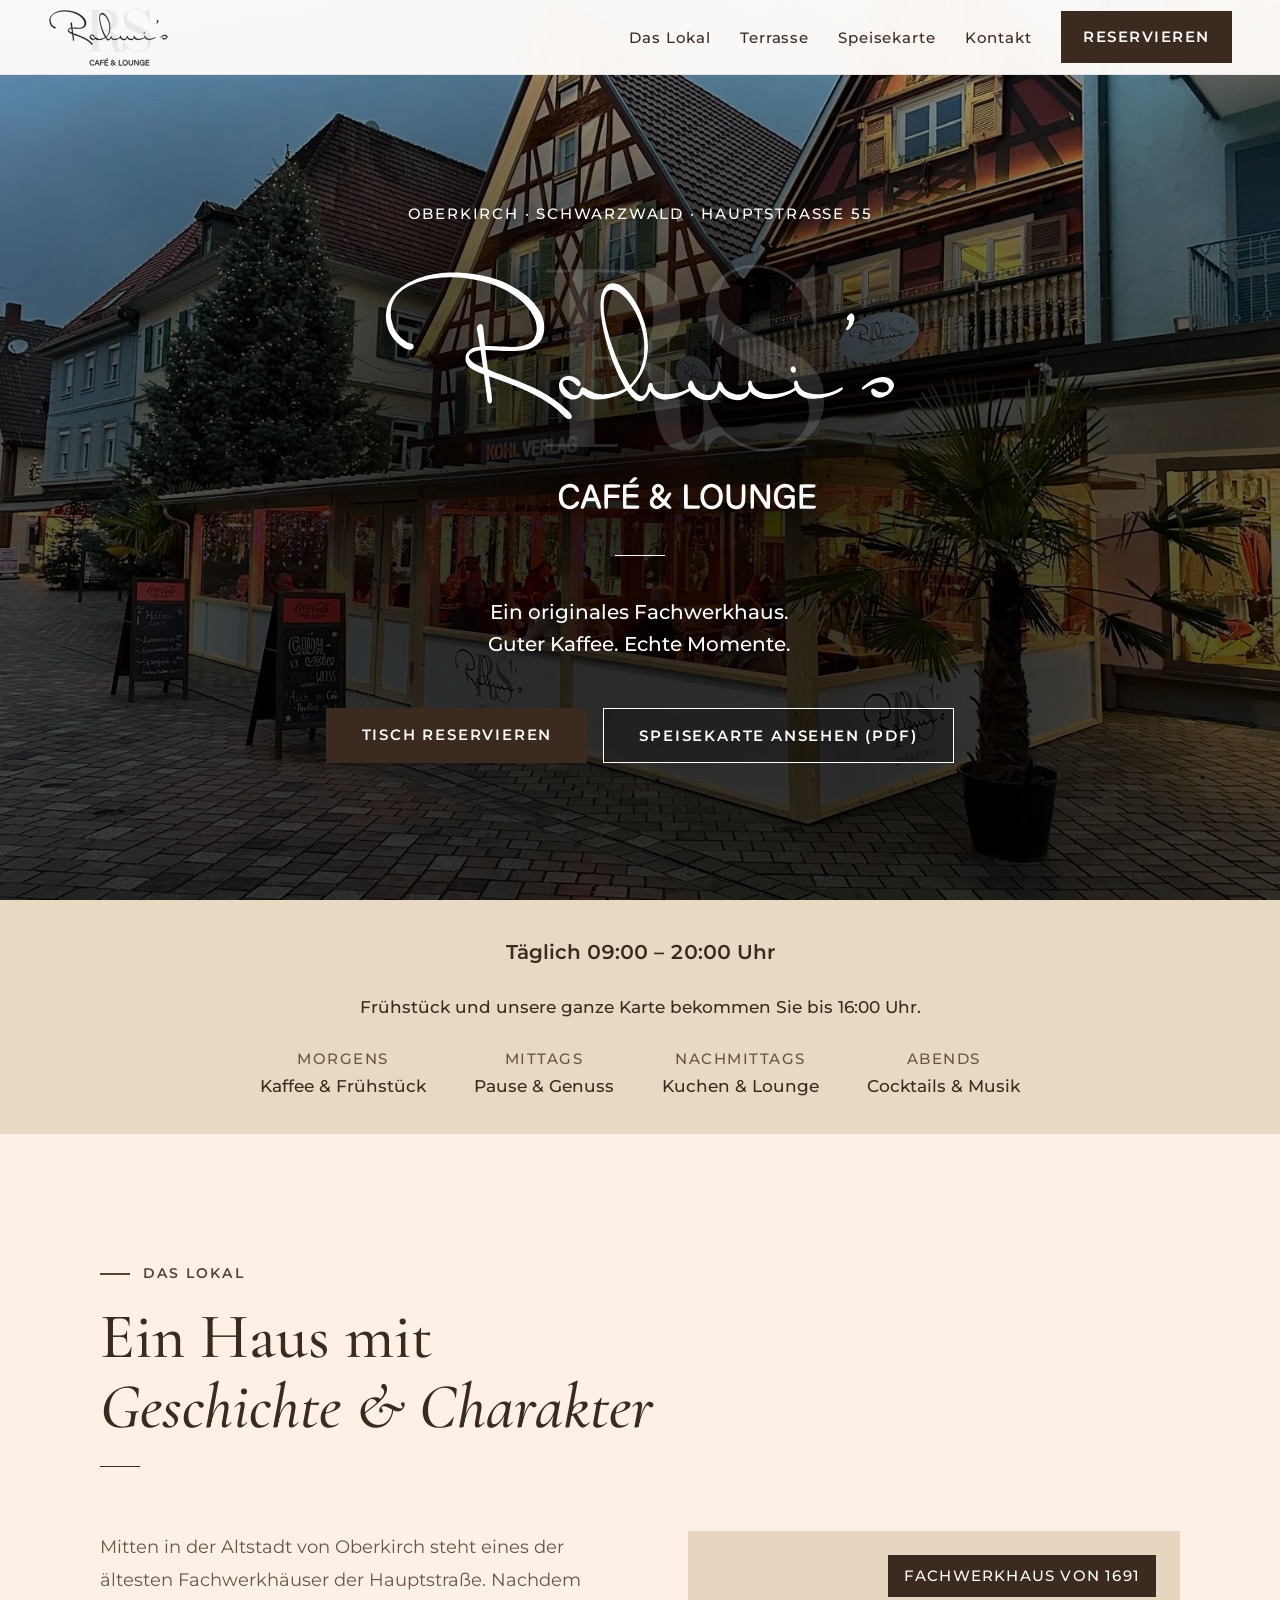
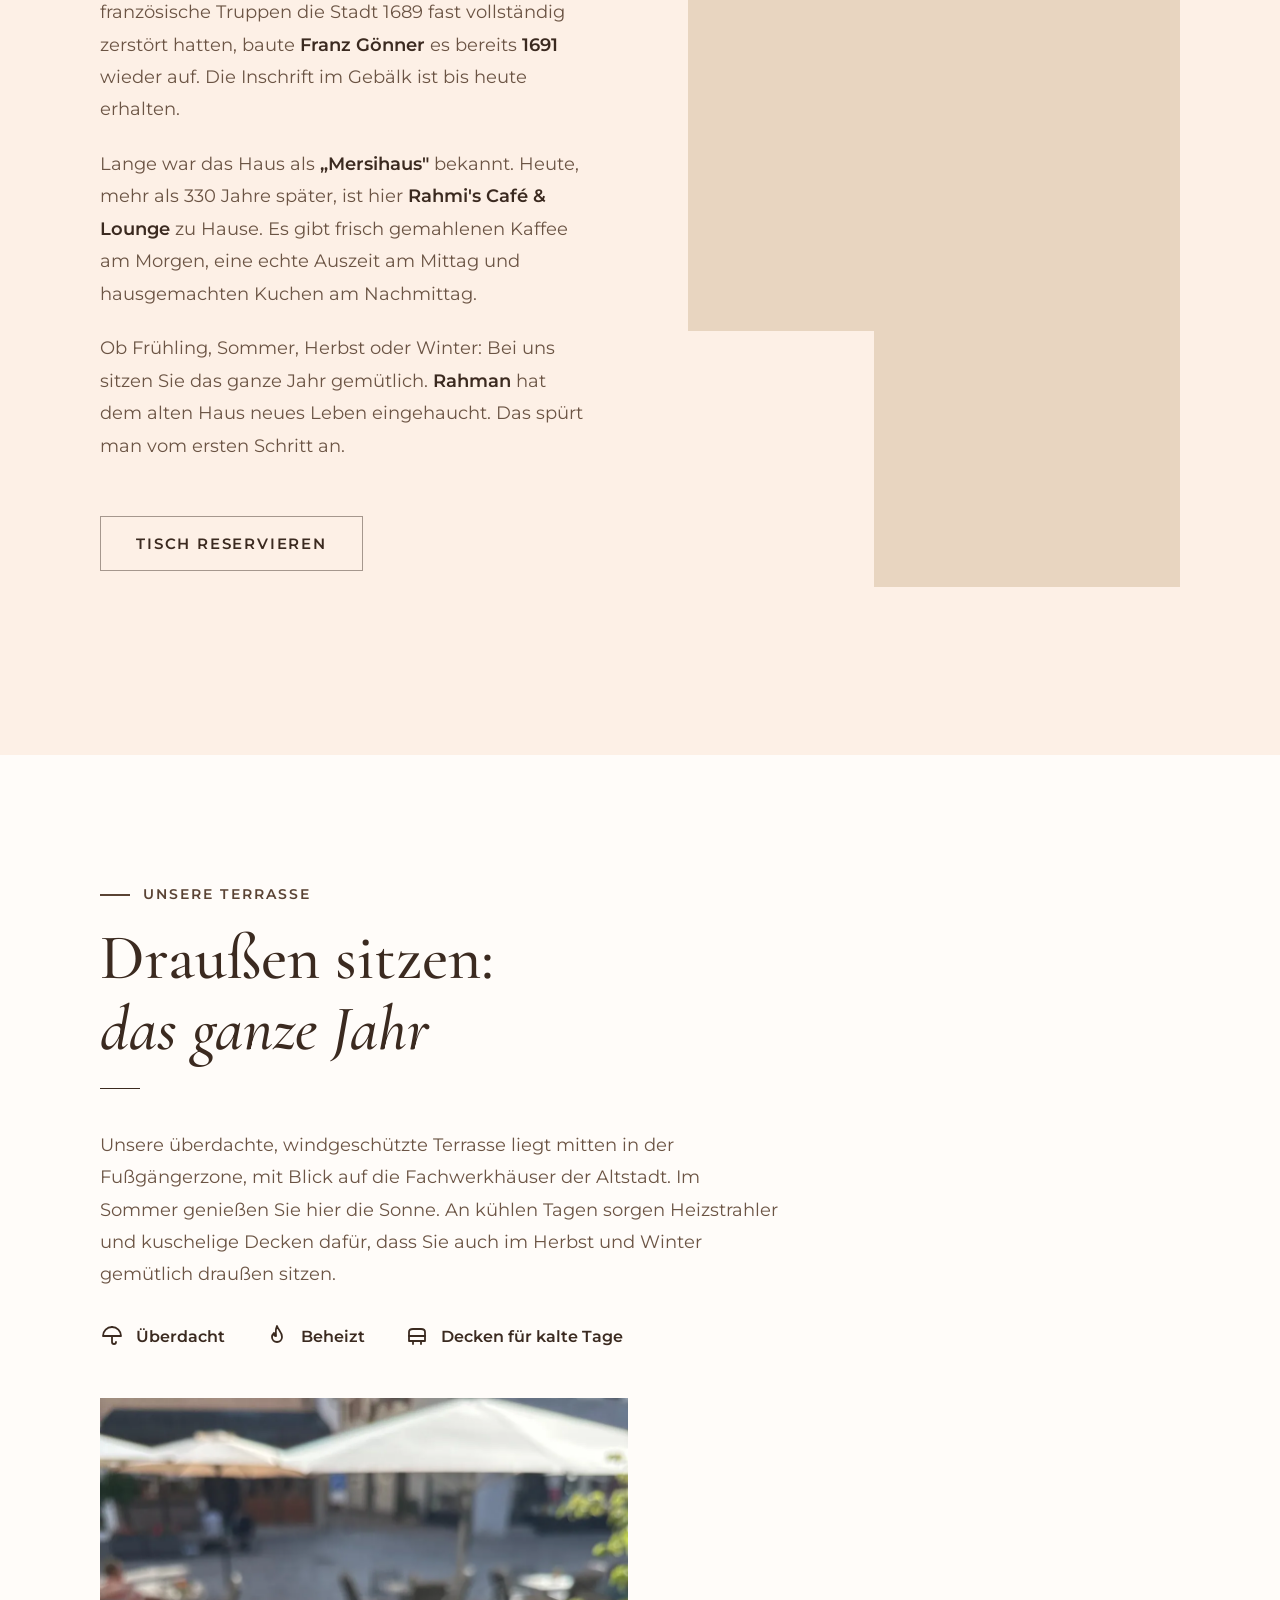
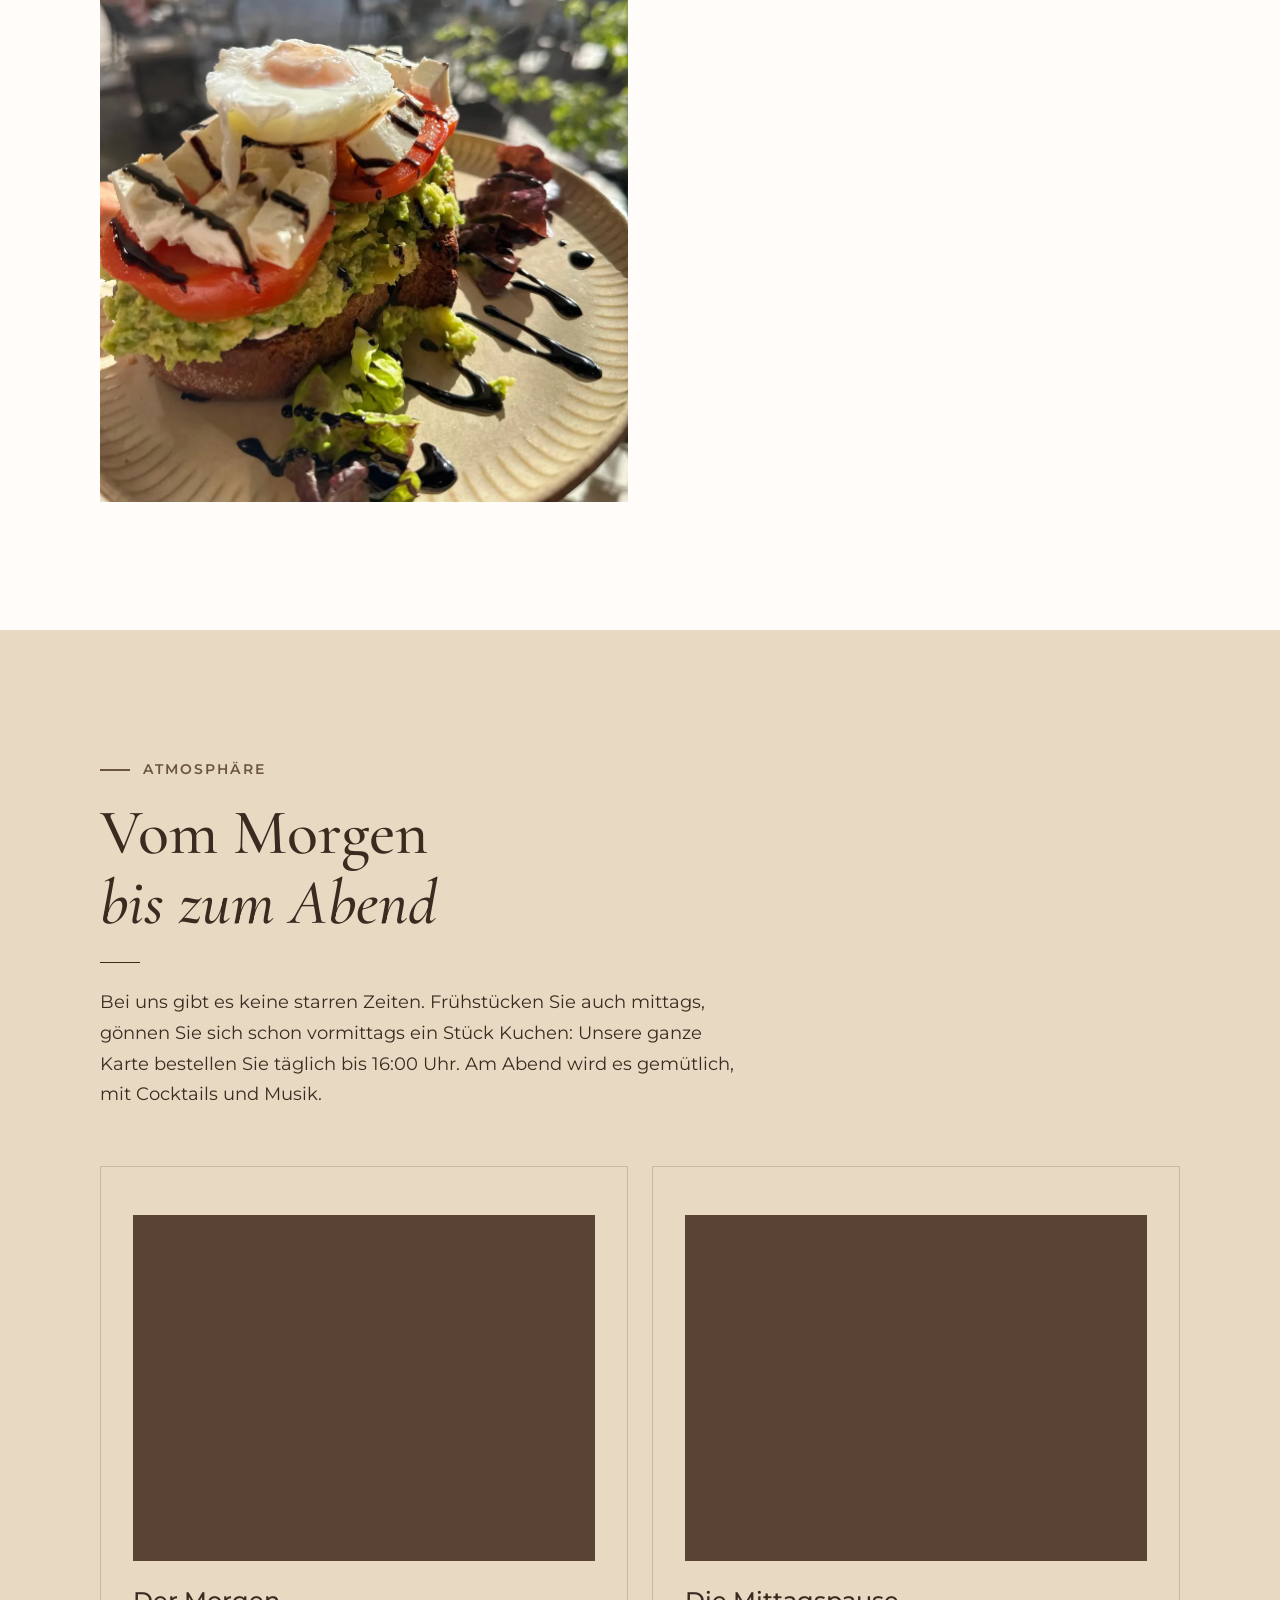
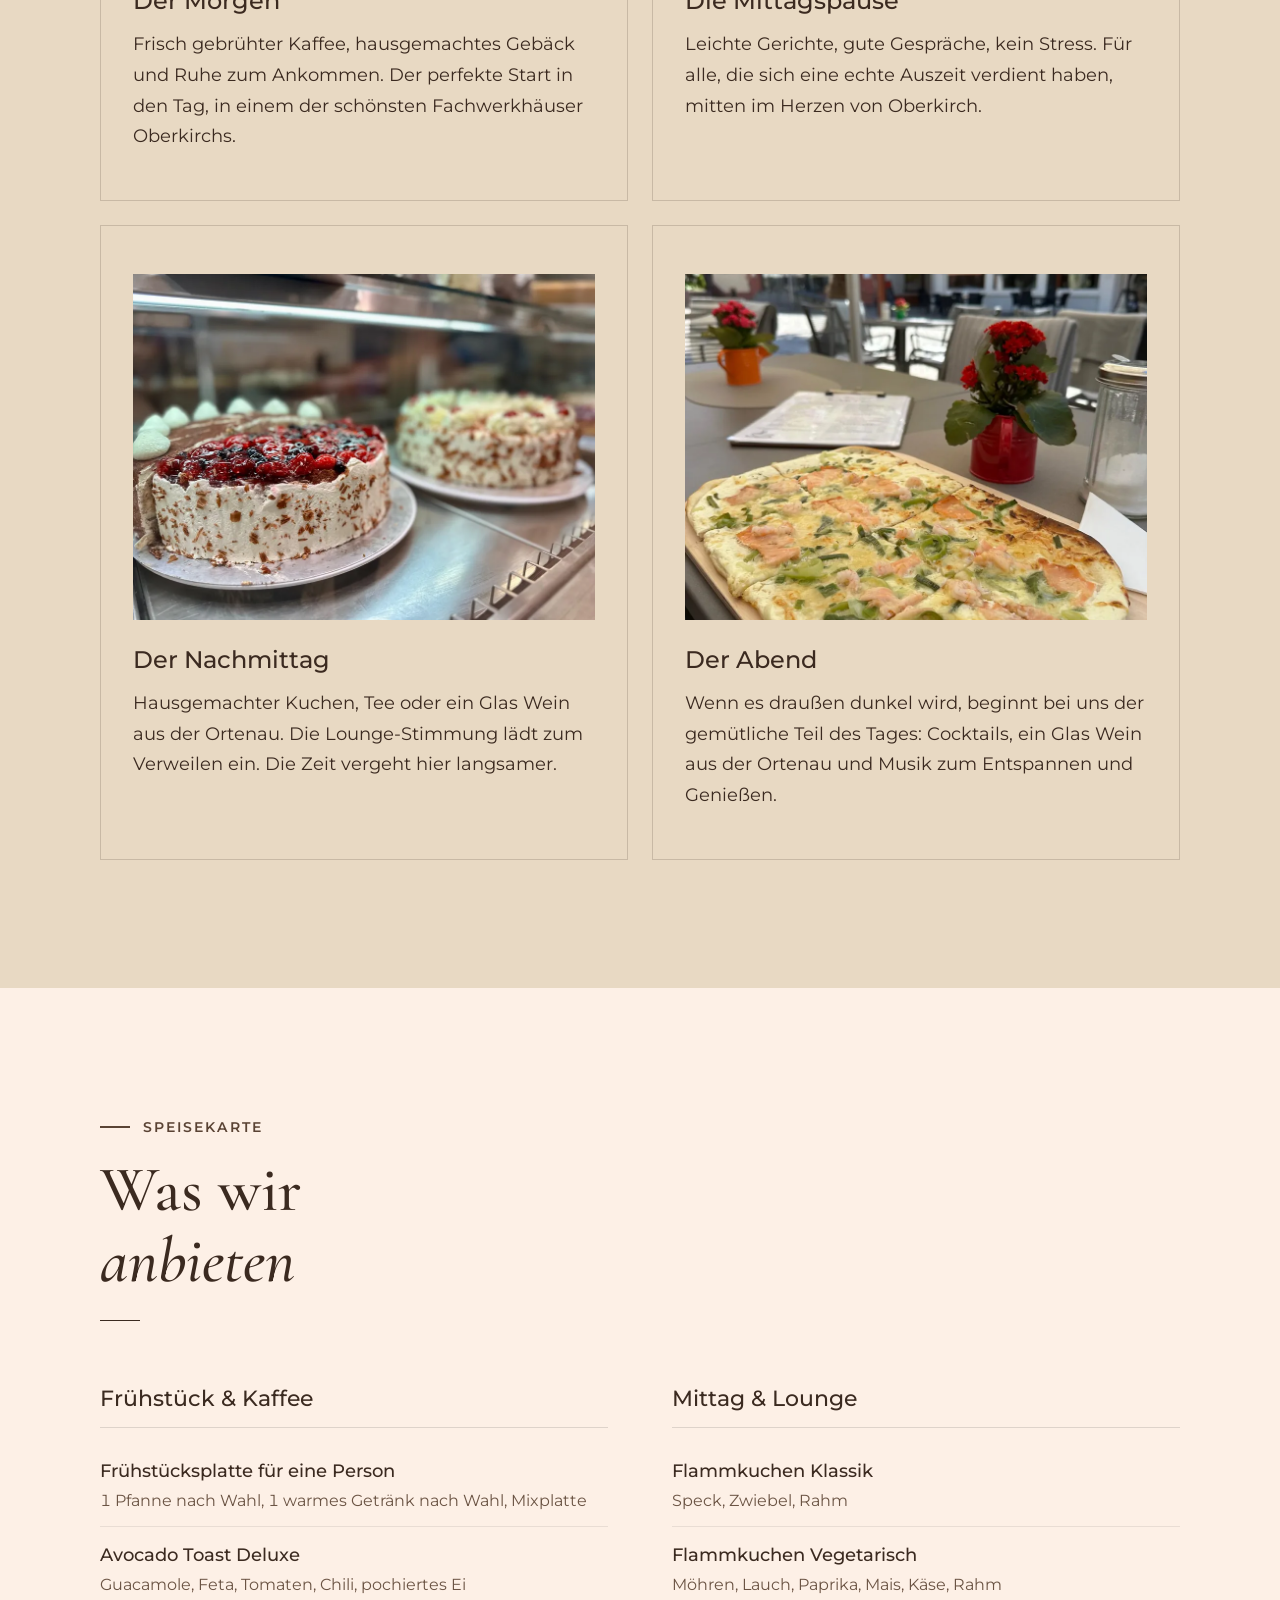
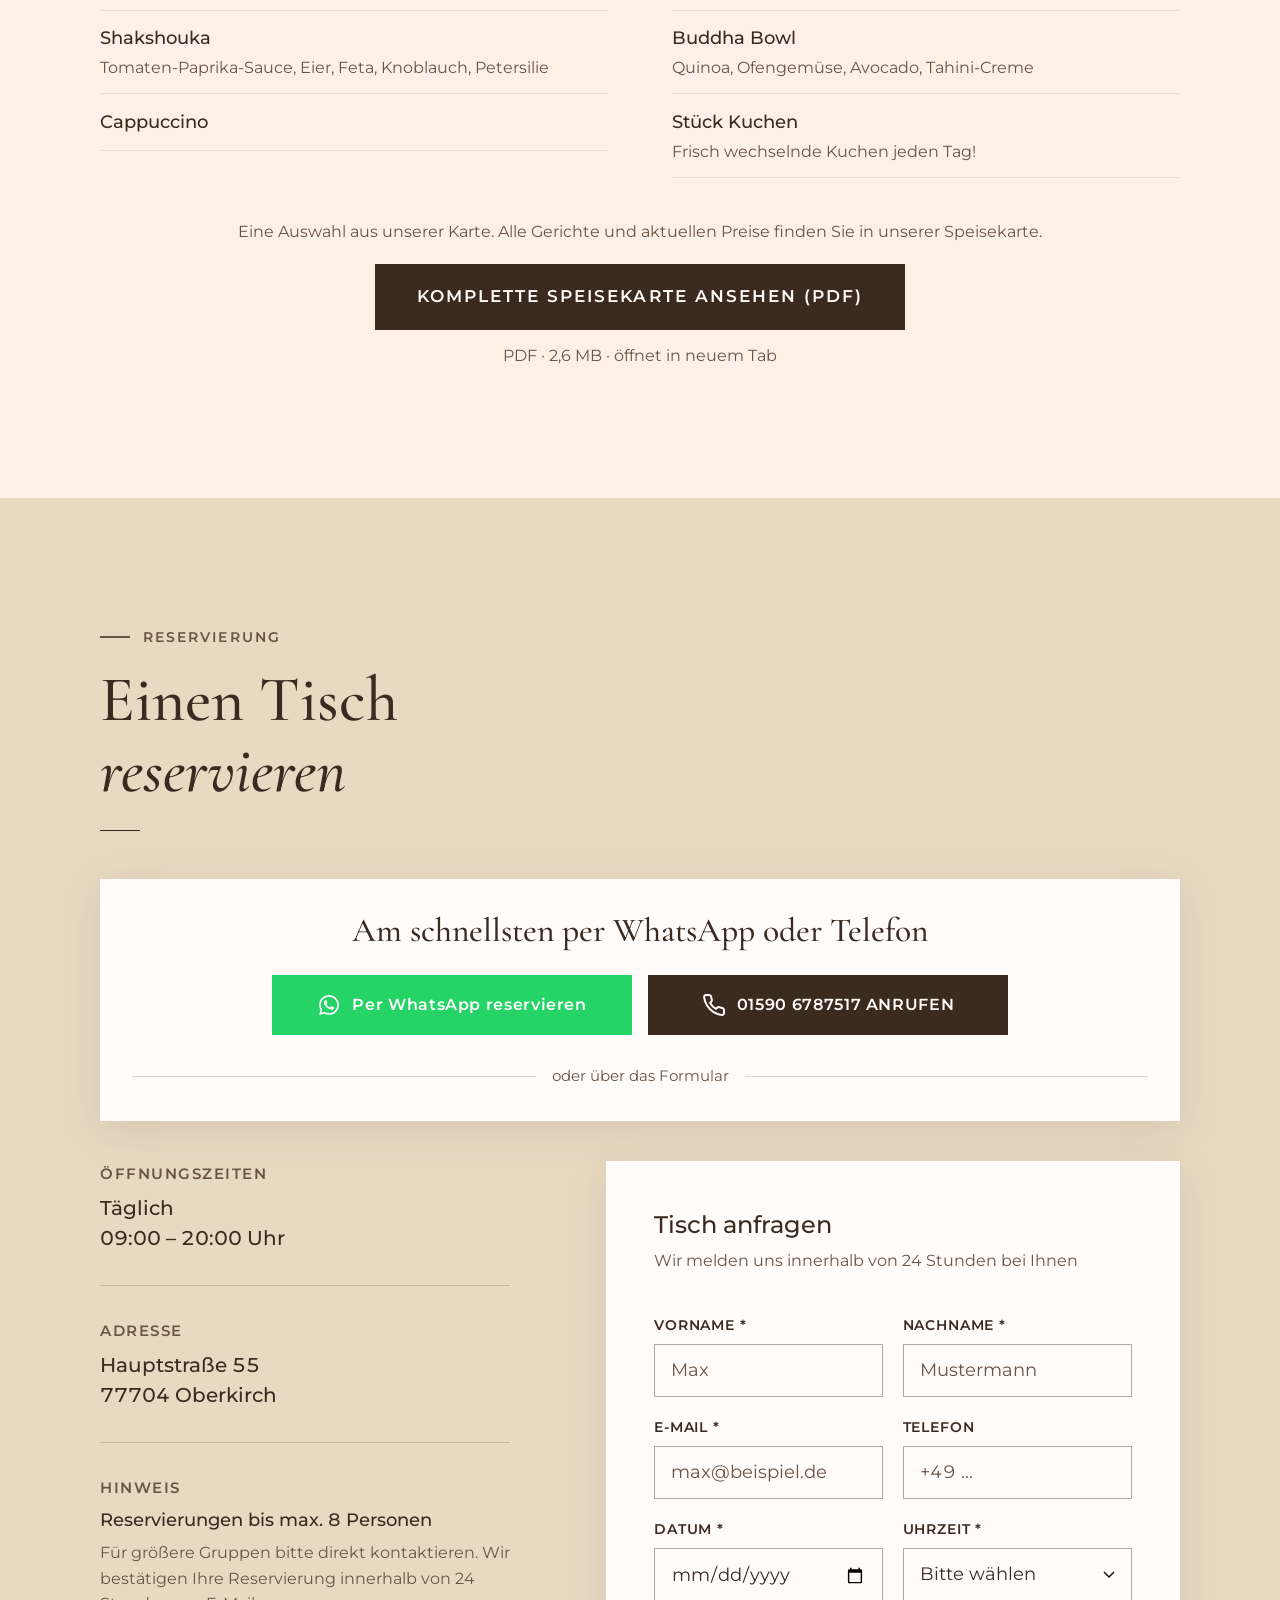
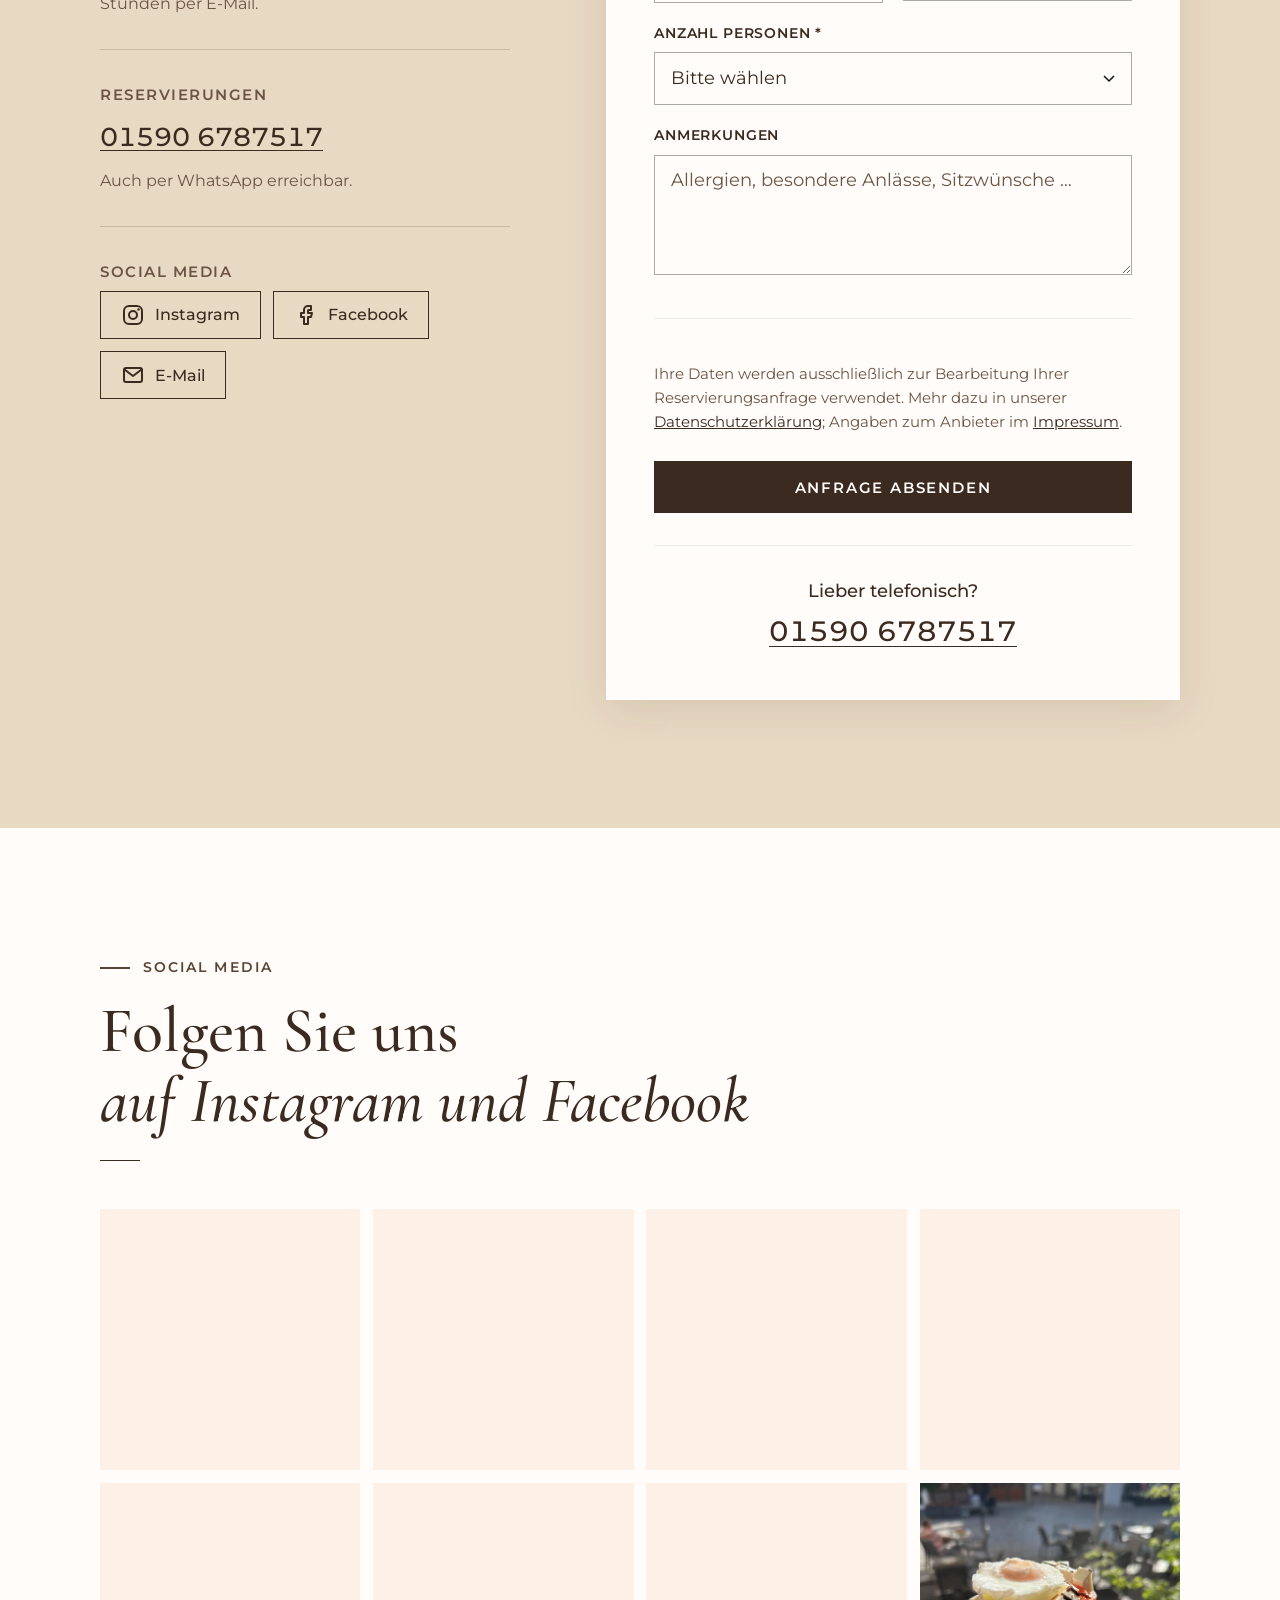
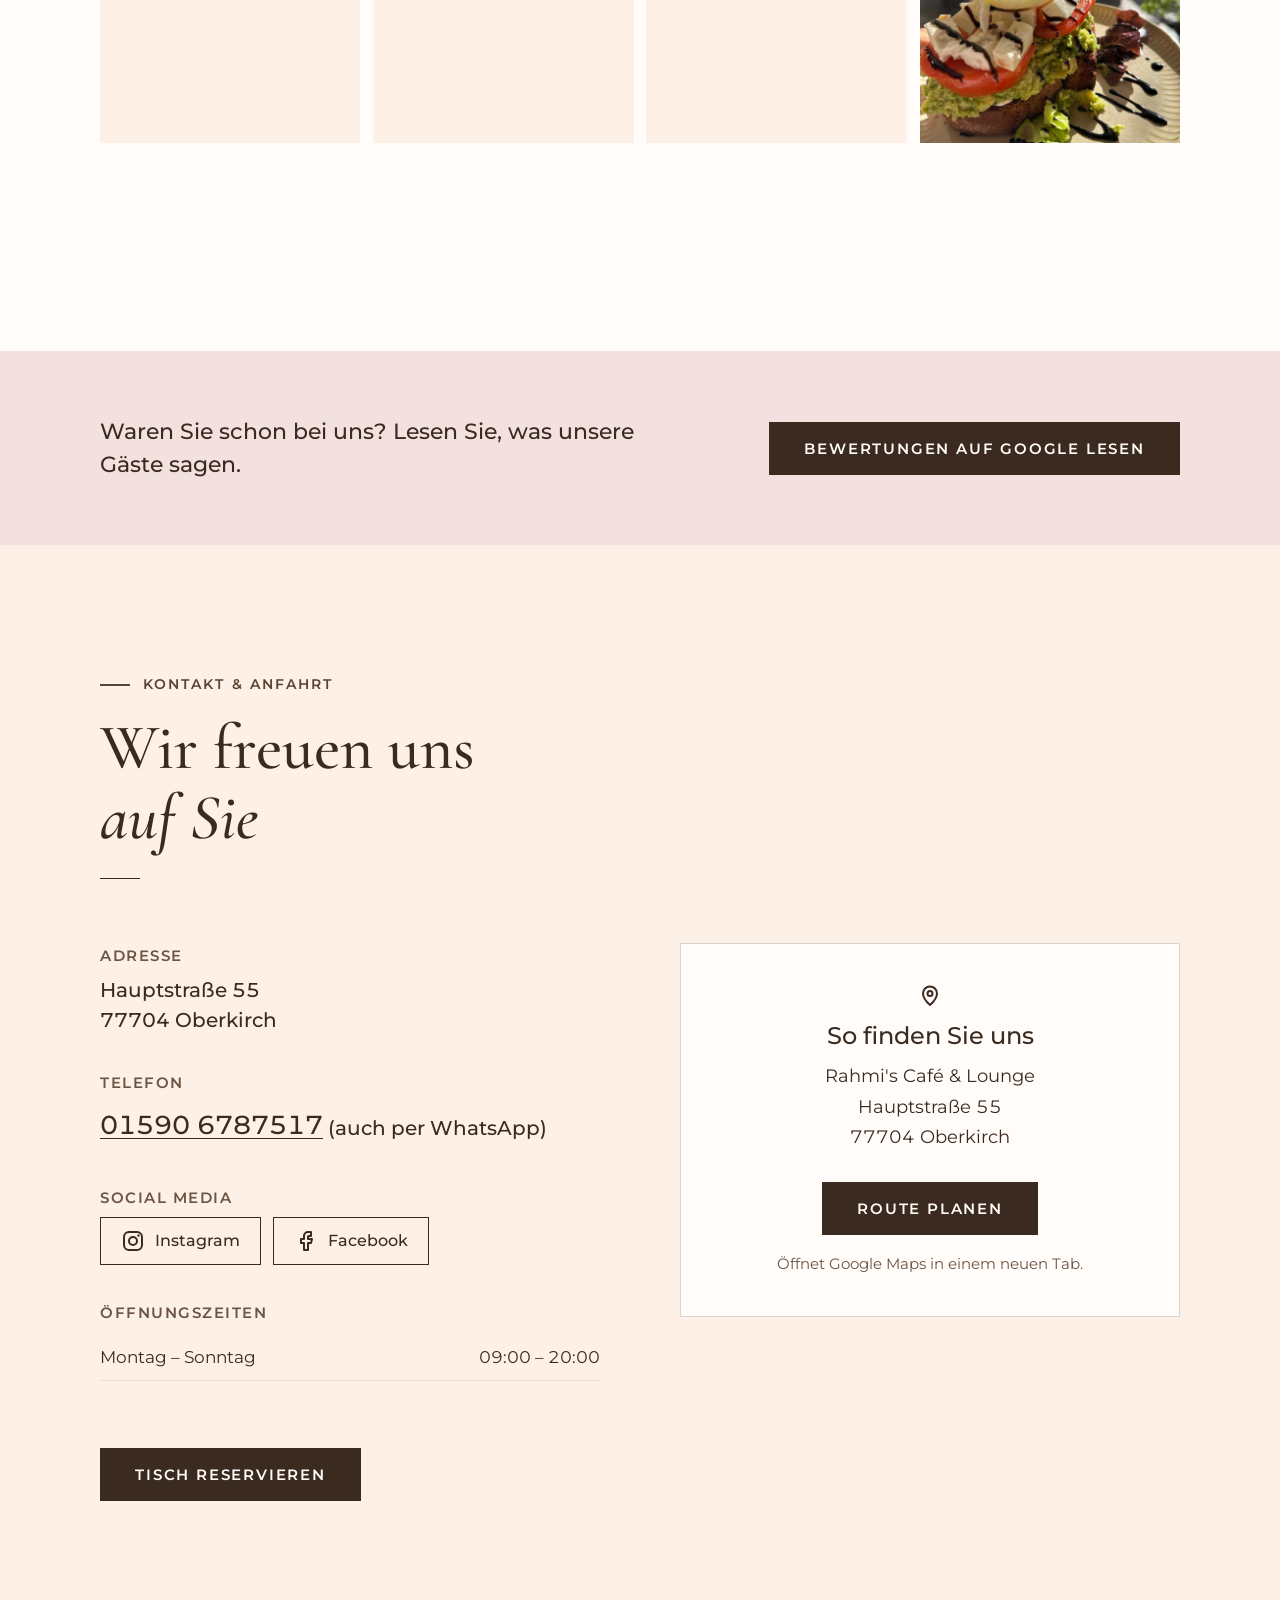
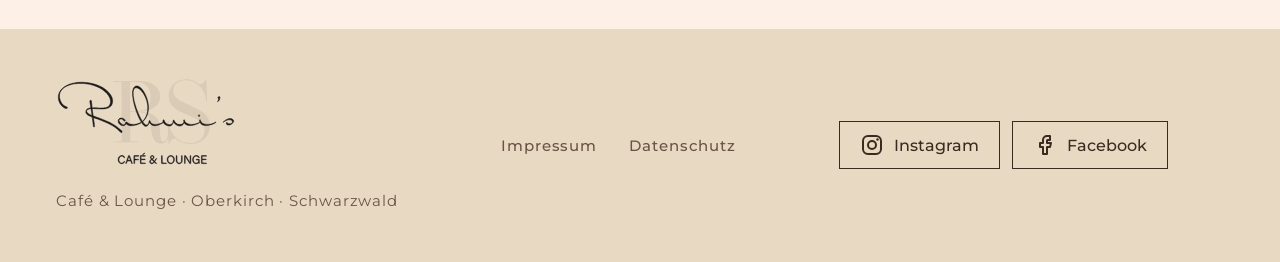
<file: index.html>
<!DOCTYPE html>
<html lang="de">
<head>
  <meta charset="UTF-8"/>
  <meta name="viewport" content="width=device-width, initial-scale=1.0"/>
  <title>Rahmi's Café & Lounge: Café in der Altstadt von Oberkirch</title>
  <meta name="description" content="Rahmi's Café & Lounge in Oberkirch: Café mit Frühstück, hausgemachtem Kuchen und beheizter Terrasse in der Altstadt. Täglich 09–20 Uhr geöffnet."/>
  <link rel="canonical" href="https://rahmiscafe.de/"/>
  <link rel="icon" href="/favicon.ico" sizes="any">
  <link rel="icon" href="/favicon.svg" type="image/svg+xml">
  <link rel="apple-touch-icon" href="/apple-touch-icon.png">
  <link rel="manifest" href="/site.webmanifest">
  <meta name="theme-color" content="#3B2A20">
  <!-- Open Graph -->
  <meta property="og:type" content="website"/>
  <meta property="og:locale" content="de_DE"/>
  <meta property="og:site_name" content="Rahmi's Café &amp; Lounge"/>
  <meta property="og:title" content="Rahmi's Café &amp; Lounge: Café in der Altstadt von Oberkirch"/>
  <meta property="og:description" content="Rahmi's Café & Lounge in Oberkirch: Café mit Frühstück, hausgemachtem Kuchen und beheizter Terrasse in der Altstadt. Täglich 09–20 Uhr geöffnet."/>
  <meta property="og:url" content="https://rahmiscafe.de/"/>
  <meta property="og:image" content="https://rahmiscafe.de/assets/img/og-foto-09.jpg"/>
  <meta property="og:image:width" content="1200"/>
  <meta property="og:image:height" content="630"/>
  <meta property="og:image:alt" content="Rahmi's Café &amp; Lounge im historischen Fachwerkhaus in Oberkirch"/>
  <meta name="twitter:card" content="summary_large_image"/>
  <script type="application/ld+json">
  {
    "@context": "https://schema.org",
    "@type": "CafeOrCoffeeShop",
    "name": "Rahmi's Café & Lounge",
    "url": "https://rahmiscafe.de/",
    "image": "https://rahmiscafe.de/assets/img/og-foto-09.jpg",
    "telephone": "+49 1590 6787517",
    "address": {
      "@type": "PostalAddress",
      "streetAddress": "Hauptstraße 55",
      "addressLocality": "Oberkirch",
      "postalCode": "77704",
      "addressCountry": "DE"
    },
    "geo": {
      "@type": "GeoCoordinates",
      "latitude": 48.5311,
      "longitude": 8.0786
    },
    "openingHoursSpecification": [
      {
        "@type": "OpeningHoursSpecification",
        "dayOfWeek": [
          "Monday",
          "Tuesday",
          "Wednesday",
          "Thursday",
          "Friday",
          "Saturday",
          "Sunday"
        ],
        "opens": "09:00",
        "closes": "20:00"
      }
    ],
    "servesCuisine": [
      "Café",
      "Frühstück",
      "Kuchen",
      "Flammkuchen"
    ],
    "menu": "https://rahmiscafe.de/assets/docs/speisekarte.pdf",
    "acceptsReservations": true,
    "priceRange": "€€",
    "sameAs": [
      "https://www.instagram.com/rahmiscafe"
    ]
  }
  </script>
  <link rel="preload" href="assets/fonts/montserrat-latin.woff2" as="font" type="font/woff2" crossorigin/>
  <link rel="stylesheet" href="css/style.css?v=20261114"/>
</head>
<body>

<header>
<!-- NAV -->
<nav aria-label="Hauptnavigation">
  <a href="/" class="nav-brand">
    <img class="nav-logo" src="assets/logo/rahmis-logo.svg" width="121" height="60" alt="Rahmi's Café &amp; Lounge">
  </a>
  <ul class="nav-links">
    <li><a href="#about">Das Lokal</a></li>
    <li><a href="#terrasse">Terrasse</a></li>
    <li><a href="#karte">Speisekarte</a></li>
    <li><a href="#kontakt">Kontakt</a></li>
    <li><a href="#reservierung" class="nav-reserve">Reservieren</a></li>
  </ul>
  <button class="nav-hamburger" id="hamburger" aria-label="Menü öffnen" aria-expanded="false">
    <span></span><span></span><span></span>
  </button>
</nav>

<!-- MOBILE NAV -->
<nav class="nav-mobile" id="mobileNav" aria-label="Mobiles Menü">
  <a href="#about">Das Lokal</a>
  <a href="#terrasse">Terrasse</a>
  <a href="#karte">Speisekarte</a>
  <a href="#kontakt">Kontakt</a>
  <a href="#reservierung" class="nav-reserve-mobile">Reservieren</a>
</nav>
</header>

<main id="main">

<!-- HERO -->
<section class="hero">
  <div class="hero-bg">
    <img class="hero-img" src="assets/img/foto-09.webp" width="1600" height="1112" alt="Rahmi's Café &amp; Lounge im historischen Fachwerkhaus an der Hauptstraße in Oberkirch mit beleuchtetem Wintergarten" fetchpriority="high">
  </div>
  <div class="hero-overlay"></div>
  <div class="hero-content">
    <p class="hero-eyebrow">Oberkirch · Schwarzwald · Hauptstraße 55</p>
    <h1 class="sr-only">Rahmi's Café &amp; Lounge in Oberkirch</h1>
    <img class="hero-logo" src="assets/logo/rahmis-logo-weiss.svg" width="520" height="257" alt="Rahmi's Café &amp; Lounge" fetchpriority="high">
    <div class="hero-rule"></div>
    <p class="hero-tagline">Ein originales Fachwerkhaus.<br>Guter Kaffee. Echte Momente.</p>
    <div class="hero-cta">
      <a href="#reservierung" class="btn btn-dark">Tisch reservieren</a>
      <a href="assets/docs/speisekarte.pdf" target="_blank" rel="noopener" class="btn btn-outline">Speisekarte ansehen (PDF)</a>
    </div>
  </div>
</section>

<!-- STRIP -->
<div class="strip">
  <div class="strip-inner">
    <p class="strip-text">Täglich 09:00 – 20:00 Uhr</p>
    <p class="strip-note">Frühstück und unsere ganze Karte bekommen Sie bis 16:00 Uhr.</p>
    <div class="strip-hours">
      <div class="strip-slot">
        <span class="strip-slot-label">Morgens</span>
        <div class="strip-slot-name">Kaffee & Frühstück</div>
      </div>
      <div class="strip-slot">
        <span class="strip-slot-label">Mittags</span>
        <div class="strip-slot-name">Pause & Genuss</div>
      </div>
      <div class="strip-slot">
        <span class="strip-slot-label">Nachmittags</span>
        <div class="strip-slot-name">Kuchen & Lounge</div>
      </div>
      <div class="strip-slot">
        <span class="strip-slot-label">Abends</span>
        <div class="strip-slot-name">Cocktails & Musik</div>
      </div>
    </div>
  </div>
</div>

<!-- ABOUT -->
<section id="about" class="about-bg">
  <div class="section-inner">
    <span class="section-label reveal">Das Lokal</span>
    <h2 class="section-title reveal">Ein Haus mit<br><em>Geschichte & Charakter</em></h2>
    <div class="section-rule reveal"></div>
    <div class="about-grid">
      <div class="about-text reveal">
        <p>Mitten in der Altstadt von Oberkirch steht eines der ältesten Fachwerkhäuser der Hauptstraße. Nachdem französische Truppen die Stadt 1689 fast vollständig zerstört hatten, baute <strong>Franz Gönner</strong> es bereits <strong>1691</strong> wieder auf. Die Inschrift im Gebälk ist bis heute erhalten.</p>
        <p>Lange war das Haus als <strong>„Mersihaus"</strong> bekannt. Heute, mehr als 330 Jahre später, ist hier <strong>Rahmi's Café &amp; Lounge</strong> zu Hause. Es gibt frisch gemahlenen Kaffee am Morgen, eine echte Auszeit am Mittag und hausgemachten Kuchen am Nachmittag.</p>
        <p>Ob Frühling, Sommer, Herbst oder Winter: Bei uns sitzen Sie das ganze Jahr gemütlich. <strong>Rahman</strong> hat dem alten Haus neues Leben eingehaucht. Das spürt man vom ersten Schritt an.</p>
        <a href="#reservierung" class="btn btn-outline" style="margin-top:2rem; display:inline-block;">Tisch reservieren</a>
      </div>
      <div class="about-visual reveal">
        <div class="about-main">
          <img src="assets/img/foto-36.webp" width="1000" height="1333" alt="Gastraum mit Holzbalkendecke, Rattanstühlen und Sonnenlicht durch die Sprossenfenster" loading="lazy" decoding="async">
          <div class="about-badge">Fachwerkhaus von 1691</div>
        </div>
        <img class="about-photo-small" src="assets/img/foto-30.webp" width="680" height="907" alt="Eingang von Rahmi's Café &amp; Lounge mit Stufen und Pflanzenkübeln" loading="lazy" decoding="async">
      </div>
    </div>
  </div>
</section>

<!-- TERRASSE -->
<section id="terrasse" class="terrace-bg">
  <div class="section-inner">
    <span class="section-label reveal">Unsere Terrasse</span>
    <h2 class="section-title reveal">Draußen sitzen:<br><em>das ganze Jahr</em></h2>
    <div class="section-rule reveal"></div>
    <p class="terrace-text reveal">Unsere überdachte, windgeschützte Terrasse liegt mitten in der Fußgängerzone, mit Blick auf die Fachwerkhäuser der Altstadt. Im Sommer genießen Sie hier die Sonne. An kühlen Tagen sorgen Heizstrahler und kuschelige Decken dafür, dass Sie auch im Herbst und Winter gemütlich draußen sitzen.</p>
    <ul class="terrace-facts reveal">
      <li><svg width="24" height="24" viewBox="0 0 24 24" fill="none" stroke="currentColor" stroke-width="1.8" stroke-linecap="round" stroke-linejoin="round" aria-hidden="true"><path d="M3 12a9 9 0 0 1 18 0z"/><path d="M12 12v6a2 2 0 0 0 4 0"/><path d="M12 3v0"/></svg>Überdacht</li>
      <li><svg width="24" height="24" viewBox="0 0 24 24" fill="none" stroke="currentColor" stroke-width="1.8" stroke-linecap="round" stroke-linejoin="round" aria-hidden="true"><path d="M12 2c1 4 5 6 5 11a5 5 0 0 1-10 0c0-2 1-3 2-4 0 2 1 3 2 3 0-4-1-6 1-10z"/></svg>Beheizt</li>
      <li><svg width="24" height="24" viewBox="0 0 24 24" fill="none" stroke="currentColor" stroke-width="1.8" stroke-linecap="round" stroke-linejoin="round" aria-hidden="true"><path d="M4 8c0-2 2-3 4-3h8c2 0 4 1 4 3v9H4z"/><path d="M4 12h16"/><path d="M8 17v3M16 17v3"/></svg>Decken für kalte Tage</li>
    </ul>
    <div class="terrace-grid">
      <img class="reveal" src="assets/img/foto-29.webp" width="1060" height="1413" alt="Avocado-Brot mit Tomate, Käse und pochiertem Ei auf der Terrasse in der Fußgängerzone" loading="lazy" decoding="async">
      <img class="reveal" src="assets/img/foto-27.webp" width="1060" height="1413" alt="Frischer Smoothie vor den Fachwerkhäusern und der Terrasse in der Altstadt" loading="lazy" decoding="async">
    </div>
  </div>
</section>

<!-- ATMOSPHÄRE -->
<section id="atmosphare" class="atmo-bg">
  <div class="section-inner">
    <span class="section-label section-label--on-dark reveal">Atmosphäre</span>
    <h2 class="section-title reveal">Vom Morgen<br><em>bis zum Abend</em></h2>
    <div class="section-rule reveal"></div>
    <p class="atmo-intro reveal">Bei uns gibt es keine starren Zeiten. Frühstücken Sie auch mittags, gönnen Sie sich schon vormittags ein Stück Kuchen: Unsere ganze Karte bestellen Sie täglich bis 16:00 Uhr. Am Abend wird es gemütlich, mit Cocktails und Musik.</p>
    <div class="atmo-grid">
      <div class="atmo-card reveal">
        <img class="atmo-photo" src="assets/img/foto-11.webp" width="940" height="1253" alt="Avocado-Brot mit pochiertem Ei, Feta und Salat" loading="lazy" decoding="async">
        <h3 class="atmo-name">Der Morgen</h3>
        <p class="atmo-desc">Frisch gebrühter Kaffee, hausgemachtes Gebäck und Ruhe zum Ankommen. Der perfekte Start in den Tag, in einem der schönsten Fachwerkhäuser Oberkirchs.</p>
      </div>
      <div class="atmo-card reveal">
        <img class="atmo-photo" src="assets/img/foto-26.webp" width="940" height="891" alt="Salat mit gegrillter Hähnchenbrust, Croûtons und Parmesan" loading="lazy" decoding="async">
        <h3 class="atmo-name">Die Mittagspause</h3>
        <p class="atmo-desc">Leichte Gerichte, gute Gespräche, kein Stress. Für alle, die sich eine echte Auszeit verdient haben, mitten im Herzen von Oberkirch.</p>
      </div>
      <div class="atmo-card reveal">
        <img class="atmo-photo" src="assets/img/foto-34.webp" width="940" height="705" alt="Hausgemachte Torten in der Kuchenvitrine" loading="lazy" decoding="async">
        <h3 class="atmo-name">Der Nachmittag</h3>
        <p class="atmo-desc">Hausgemachter Kuchen, Tee oder ein Glas Wein aus der Ortenau. Die Lounge-Stimmung lädt zum Verweilen ein. Die Zeit vergeht hier langsamer.</p>
      </div>
      <div class="atmo-card reveal">
        <img class="atmo-photo" src="assets/img/foto-04.webp" width="940" height="1253" alt="Flammkuchen auf einem Tisch auf der Terrasse" loading="lazy" decoding="async">
        <h3 class="atmo-name">Der Abend</h3>
        <p class="atmo-desc">Wenn es draußen dunkel wird, beginnt bei uns der gemütliche Teil des Tages: Cocktails, ein Glas Wein aus der Ortenau und Musik zum Entspannen und Genießen.</p>
      </div>
    </div>
  </div>
</section>

<!-- KARTE -->
<section id="karte" class="menu-bg">
  <div class="section-inner">
    <span class="section-label reveal">Speisekarte</span>
    <h2 class="section-title reveal">Was wir<br><em>anbieten</em></h2>
    <div class="section-rule reveal"></div>
    <div class="menu-grid">
      <div class="reveal">
        <h3 class="menu-cat">Frühstück & Kaffee</h3>
        <div class="menu-item"><div><div class="item-name">Frühstücksplatte für eine Person</div><div class="item-desc">1 Pfanne nach Wahl, 1 warmes Getränk nach Wahl, Mixplatte</div></div></div>
        <div class="menu-item"><div><div class="item-name">Avocado Toast Deluxe</div><div class="item-desc">Guacamole, Feta, Tomaten, Chili, pochiertes Ei</div></div></div>
        <div class="menu-item"><div><div class="item-name">Shakshouka</div><div class="item-desc">Tomaten-Paprika-Sauce, Eier, Feta, Knoblauch, Petersilie</div></div></div>
        <div class="menu-item"><div><div class="item-name">Cappuccino</div></div></div>
      </div>
      <div class="reveal">
        <h3 class="menu-cat">Mittag & Lounge</h3>
        <div class="menu-item"><div><div class="item-name">Flammkuchen Klassik</div><div class="item-desc">Speck, Zwiebel, Rahm</div></div></div>
        <div class="menu-item"><div><div class="item-name">Flammkuchen Vegetarisch</div><div class="item-desc">Möhren, Lauch, Paprika, Mais, Käse, Rahm</div></div></div>
        <div class="menu-item"><div><div class="item-name">Buddha Bowl</div><div class="item-desc">Quinoa, Ofengemüse, Avocado, Tahini-Creme</div></div></div>
        <div class="menu-item"><div><div class="item-name">Stück Kuchen</div><div class="item-desc">Frisch wechselnde Kuchen jeden Tag!</div></div></div>
      </div>
    </div>
    <p class="menu-note">Eine Auswahl aus unserer Karte. Alle Gerichte und aktuellen Preise finden Sie in unserer Speisekarte.</p>
    <div class="menu-pdf reveal">
      <a href="assets/docs/speisekarte.pdf" target="_blank" rel="noopener" class="btn btn-dark btn-lg">Komplette Speisekarte ansehen (PDF)</a>
      <span class="menu-pdf-size">PDF · 2,6 MB · öffnet in neuem Tab</span>
    </div>
  </div>
</section>

<!-- RESERVIERUNG -->
<section id="reservierung" class="reserve-bg">
  <div class="section-inner">
    <span class="section-label section-label--on-dark reveal">Reservierung</span>
    <h2 class="section-title reveal">Einen Tisch<br><em>reservieren</em></h2>
    <div class="section-rule reveal"></div>

    <div class="reserve-quick reveal">
      <h3 class="reserve-quick-title">Am schnellsten per WhatsApp oder Telefon</h3>
      <div class="reserve-quick-btns">
        <a class="btn-wa" href="https://wa.me/4915906787517?text=Hallo%20Rahmi%27s%20Caf%C3%A9%2C%20ich%20m%C3%B6chte%20gerne%20einen%20Tisch%20reservieren.%20Datum%3A%20%E2%80%A6%20Uhrzeit%3A%20%E2%80%A6%20Personen%3A%20%E2%80%A6" target="_blank" rel="noopener"><svg class="wa-icon" viewBox="0 0 24 24" width="24" height="24" fill="currentColor" aria-hidden="true" focusable="false"><path d="M12.04 2C6.58 2 2.13 6.45 2.13 11.91c0 1.75.46 3.45 1.32 4.95L2.05 22l5.25-1.38a9.9 9.9 0 0 0 4.74 1.21c5.46 0 9.91-4.45 9.91-9.91S17.5 2 12.04 2zm0 18.15c-1.48 0-2.93-.4-4.2-1.15l-.3-.18-3.12.82.83-3.04-.2-.31a8.2 8.2 0 0 1-1.26-4.38c0-4.54 3.7-8.23 8.25-8.23 4.54 0 8.23 3.69 8.23 8.23s-3.7 8.24-8.23 8.24zm4.52-6.16c-.25-.12-1.47-.72-1.69-.81-.23-.08-.39-.12-.56.12-.17.25-.64.81-.78.97-.14.17-.29.19-.54.06-.25-.12-1.05-.39-2-1.23-.74-.66-1.23-1.47-1.38-1.72-.14-.25-.02-.38.11-.5.11-.11.25-.29.37-.43.12-.14.17-.25.25-.41.08-.17.04-.31-.02-.43-.06-.12-.56-1.34-.76-1.84-.2-.48-.4-.42-.56-.42h-.48c-.17 0-.43.06-.66.31-.22.25-.86.85-.86 2.07s.88 2.4 1 2.56c.12.17 1.75 2.67 4.23 3.74.59.26 1.05.41 1.41.52.59.19 1.13.16 1.56.1.48-.07 1.47-.6 1.67-1.18.21-.58.21-1.07.14-1.18-.06-.1-.23-.17-.48-.29z"/></svg><span>Per WhatsApp reservieren</span></a>
        <a class="btn btn-dark btn-call" href="tel:+4915906787517"><svg class="wa-icon" viewBox="0 0 24 24" width="24" height="24" fill="none" stroke="currentColor" stroke-width="2" stroke-linecap="round" stroke-linejoin="round" aria-hidden="true" focusable="false"><path d="M22 16.9v3a2 2 0 0 1-2.2 2 19.8 19.8 0 0 1-8.6-3.1 19.5 19.5 0 0 1-6-6A19.8 19.8 0 0 1 2.1 4.2 2 2 0 0 1 4.1 2h3a2 2 0 0 1 2 1.7c.1 1 .4 1.9.7 2.8a2 2 0 0 1-.5 2.1L8.1 9.9a16 16 0 0 0 6 6l1.3-1.3a2 2 0 0 1 2.1-.4c.9.3 1.8.6 2.8.7a2 2 0 0 1 1.7 2z"/></svg><span>01590 6787517 anrufen</span></a>
      </div>
      <p class="reserve-quick-or"><span>oder über das Formular</span></p>
    </div>

    <div class="reserve-grid">
      <!-- Info links -->
      <div class="reveal">
        <div class="reserve-info-block">
          <span class="reserve-info-label">Öffnungszeiten</span>
          <div class="reserve-info-value">Täglich<br>09:00 – 20:00 Uhr</div>
        </div>
        <div class="reserve-info-block">
          <span class="reserve-info-label">Adresse</span>
          <div class="reserve-info-value">Hauptstraße 55<br>77704 Oberkirch</div>
        </div>
        <div class="reserve-info-block">
          <span class="reserve-info-label">Hinweis</span>
          <div class="reserve-info-value reserve-info-value--sm">Reservierungen bis max. 8 Personen</div>
          <p class="reserve-info-note">Für größere Gruppen bitte direkt kontaktieren. Wir bestätigen Ihre Reservierung innerhalb von 24 Stunden per E-Mail.</p>
        </div>
        <div class="reserve-info-block">
          <span class="reserve-info-label">Reservierungen</span>
          <div class="reserve-info-value"><a class="phone-link" href="tel:+4915906787517">01590 6787517</a></div>
          <p class="reserve-info-note">Auch per WhatsApp erreichbar.</p>
        </div>
        <div class="reserve-info-block">
          <span class="reserve-info-label">Social Media</span>
          <div class="social social--dark">
            <a class="social-btn" href="https://www.instagram.com/rahmiscafe" target="_blank" rel="noopener" aria-label="Rahmi's Café auf Instagram"><svg class="social-icon" viewBox="0 0 24 24" width="24" height="24" fill="none" stroke="currentColor" stroke-width="2" stroke-linecap="round" stroke-linejoin="round" aria-hidden="true" focusable="false"><rect x="3" y="3" width="18" height="18" rx="5"/><circle cx="12" cy="12" r="4"/><circle cx="17.5" cy="6.5" r="1.2" fill="currentColor" stroke="none"/></svg><span>Instagram</span></a>
            <a class="social-btn" href="https://www.facebook.com/profile.php?id=61572491687756" target="_blank" rel="noopener" aria-label="Rahmi's Café auf Facebook"><svg class="social-icon" viewBox="0 0 24 24" width="24" height="24" fill="none" stroke="currentColor" stroke-width="2" stroke-linecap="round" stroke-linejoin="round" aria-hidden="true" focusable="false"><path d="M17 3h-3a4 4 0 0 0-4 4v3H7v4h3v7h4v-7h3l1-4h-4V7.5a.5.5 0 0 1 .5-.5H17z"/></svg><span>Facebook</span></a>
            <a class="social-btn" href="mailto:info@rahmiscafe.de" aria-label="E-Mail an Rahmi's Café"><svg class="social-icon" viewBox="0 0 24 24" width="24" height="24" fill="none" stroke="currentColor" stroke-width="2" stroke-linecap="round" stroke-linejoin="round" aria-hidden="true" focusable="false"><rect x="3" y="5" width="18" height="14" rx="2"/><path d="M3.5 6.5L12 13l8.5-6.5"/></svg><span>E-Mail</span></a>
          </div>
        </div>
      </div>

      <!-- Form rechts -->
      <div class="reveal">
        <div class="reserve-form" id="reserveFormWrapper">
          <h3 class="form-title">Tisch anfragen</h3>
          <p class="form-subtitle">Wir melden uns innerhalb von 24 Stunden bei Ihnen</p>

          <form id="reserveForm" action="reservierung.php" method="post" novalidate>
            <div class="form-row">
              <div class="form-group">
                <label class="form-label" for="fname">Vorname *</label>
                <input class="form-input" type="text" id="fname" name="vorname" autocomplete="given-name" placeholder="Max" required/>
              </div>
              <div class="form-group">
                <label class="form-label" for="lname">Nachname *</label>
                <input class="form-input" type="text" id="lname" name="nachname" autocomplete="family-name" placeholder="Mustermann" required/>
              </div>
            </div>

            <div class="form-row">
              <div class="form-group">
                <label class="form-label" for="email">E-Mail *</label>
                <input class="form-input" type="email" id="email" name="email" autocomplete="email" placeholder="max@beispiel.de" required/>
              </div>
              <div class="form-group">
                <label class="form-label" for="phone">Telefon</label>
                <input class="form-input" type="tel" id="phone" name="telefon" autocomplete="tel" placeholder="+49 ..."/>
              </div>
            </div>

            <div class="form-row">
              <div class="form-group">
                <label class="form-label" for="date">Datum *</label>
                <input class="form-input" type="date" id="date" name="datum" required/>
              </div>
              <div class="form-group">
                <label class="form-label" for="time">Uhrzeit *</label>
                <select class="form-select" id="time" name="uhrzeit" required>
                  <option value="" disabled selected>Bitte wählen</option>
                  <option>09:00</option>
                  <option>09:30</option>
                  <option>10:00</option>
                  <option>10:30</option>
                  <option>11:00</option>
                  <option>11:30</option>
                  <option>12:00</option>
                  <option>12:30</option>
                  <option>13:00</option>
                  <option>13:30</option>
                  <option>14:00</option>
                  <option>14:30</option>
                  <option>15:00</option>
                  <option>15:30</option>
                  <option>16:00</option>
                  <option>16:30</option>
                  <option>17:00</option>
                  <option>17:30</option>
                  <option>18:00</option>
                  <option>18:30</option>
                  <option>19:00</option>
                </select>
              </div>
            </div>

            <div class="form-row">
              <div class="form-group full">
                <label class="form-label" for="guests">Anzahl Personen *</label>
                <select class="form-select" id="guests" name="personen" required>
                  <option value="" disabled selected>Bitte wählen</option>
                  <option value="1">1 Person</option>
                  <option value="2">2 Personen</option>
                  <option value="3">3 Personen</option>
                  <option value="4">4 Personen</option>
                  <option value="5">5 Personen</option>
                  <option value="6">6 Personen</option>
                  <option value="7">7 Personen</option>
                  <option value="8">8 Personen</option>
                </select>
              </div>
            </div>

            <div class="form-row">
              <div class="form-group full">
                <label class="form-label" for="notes">Anmerkungen</label>
                <textarea class="form-textarea" id="notes" name="anmerkungen" placeholder="Allergien, besondere Anlässe, Sitzwünsche …"></textarea>
              </div>
            </div>

            <div class="form-hp" aria-hidden="true">
              <label for="website">Website (bitte leer lassen)</label>
              <input type="text" id="website" name="website" tabindex="-1" autocomplete="off"/>
            </div>

            <div class="form-row">
              <div class="form-divider"></div>
              <p class="form-privacy">
                Ihre Daten werden ausschließlich zur Bearbeitung Ihrer Reservierungsanfrage verwendet. Mehr dazu in unserer <a href="/datenschutz">Datenschutzerklärung</a>; Angaben zum Anbieter im <a href="/impressum">Impressum</a>.
              </p>
            </div>

            <div class="form-error" id="formError" role="alert" hidden>
              Ihre Anfrage konnte leider nicht gesendet werden. Bitte rufen Sie uns an:
              <a href="tel:+4915906787517">01590 6787517</a>
            </div>
            <button type="submit" class="form-submit">Anfrage absenden</button>
          </form>

          <!-- Success message -->
          <div class="form-success" id="formSuccess">
            <svg class="form-success-icon" viewBox="0 0 24 24" width="40" height="40" fill="none" stroke="currentColor" stroke-width="2" stroke-linecap="round" stroke-linejoin="round" aria-hidden="true" focusable="false"><circle cx="12" cy="12" r="10"/><path d="M7.5 12.5l3 3 6-6.5"/></svg>
            <h3 class="form-success-title">Anfrage erhalten</h3>
            <p class="form-success-text">Vielen Dank! Wir haben Ihre Reservierungsanfrage erhalten und melden uns innerhalb von 24 Stunden per E-Mail bei Ihnen.</p>
          </div>

          <!-- Alternativas directas -->
          <div class="reserve-alt">
            <p class="reserve-phone">Lieber telefonisch?
              <a href="tel:+4915906787517">01590 6787517</a>
            </p>
          </div>
        </div>
      </div>
    </div>
  </div>
</section>

<!-- INSTAGRAM -->
<section>
  <div class="section-inner">
    <span class="section-label reveal">Social Media</span>
    <h2 class="section-title reveal">Folgen Sie uns<br><em>auf Instagram und Facebook</em></h2>
    <div class="section-rule reveal"></div>
    <div class="insta-grid">
      <img class="insta-photo reveal" src="assets/img/foto-05.webp" width="520" height="550" alt="Bowl mit Heidelbeeren, Banane, Erdbeeren, Melone und Kokosraspeln" loading="lazy" decoding="async">
      <img class="insta-photo reveal" src="assets/img/foto-12.webp" width="520" height="693" alt="Waffeln mit frischen Erdbeeren und Vanilleeis" loading="lazy" decoding="async">
      <img class="insta-photo reveal" src="assets/img/foto-13.webp" width="520" height="693" alt="Cappuccino mit „I ♥ U“ aus Kakaopulver auf dem Milchschaum" loading="lazy" decoding="async">
      <img class="insta-photo reveal" src="assets/img/foto-15.webp" width="520" height="693" alt="Eisbecher mit Sahne und Kirschen" loading="lazy" decoding="async">
      <img class="insta-photo reveal" src="assets/img/foto-17.webp" width="520" height="693" alt="Salat mit Avocado, pochiertem Ei, Walnüssen und Tomaten" loading="lazy" decoding="async">
      <img class="insta-photo reveal" src="assets/img/foto-18.webp" width="520" height="693" alt="Waffel mit Vanilleeis, Erdbeeren und Orangen, dahinter ein Stück Kuchen" loading="lazy" decoding="async">
      <img class="insta-photo reveal" src="assets/img/foto-24.webp" width="520" height="693" alt="Süße Spezialität mit frischem Obst, Erdbeeren und Schokoladensauce" loading="lazy" decoding="async">
      <img class="insta-photo reveal" src="assets/img/foto-29.webp" width="1060" height="1413" alt="Avocado-Brot mit Tomate, Käse und pochiertem Ei" loading="lazy" decoding="async">
    </div>
    <div class="insta-follow reveal">
      <div class="social">
        <a class="social-btn" href="https://www.instagram.com/rahmiscafe" target="_blank" rel="noopener" aria-label="Rahmi's Café auf Instagram"><svg class="social-icon" viewBox="0 0 24 24" width="24" height="24" fill="none" stroke="currentColor" stroke-width="2" stroke-linecap="round" stroke-linejoin="round" aria-hidden="true" focusable="false"><rect x="3" y="3" width="18" height="18" rx="5"/><circle cx="12" cy="12" r="4"/><circle cx="17.5" cy="6.5" r="1.2" fill="currentColor" stroke="none"/></svg><span>Instagram</span></a>
        <a class="social-btn" href="https://www.facebook.com/profile.php?id=61572491687756" target="_blank" rel="noopener" aria-label="Rahmi's Café auf Facebook"><svg class="social-icon" viewBox="0 0 24 24" width="24" height="24" fill="none" stroke="currentColor" stroke-width="2" stroke-linecap="round" stroke-linejoin="round" aria-hidden="true" focusable="false"><path d="M17 3h-3a4 4 0 0 0-4 4v3H7v4h3v7h4v-7h3l1-4h-4V7.5a.5.5 0 0 1 .5-.5H17z"/></svg><span>Facebook</span></a>
      </div>
    </div>
  </div>
</section>

<!-- BEWERTUNGEN -->
<section id="bewertungen" class="reviews-band" aria-label="Bewertungen">
  <div class="section-inner reviews-band-inner">
    <p class="reviews-band-text">Waren Sie schon bei uns? Lesen Sie, was unsere Gäste sagen.</p>
    <a href="https://www.google.com/maps/place/?q=place_id:ChIJ62ft_gvXlkcRAl8UFvPR1lk" target="_blank" rel="noopener noreferrer" class="btn btn-dark">Bewertungen auf Google lesen</a>
    <!-- Vorlage für 3 echte Google-Bewertungen: Text, Name und Quelle ergänzen und Kommentar entfernen.
    <div class="reviews-grid">
      <div class="review-card reveal">
        <div class="review-stars" aria-label="5 von 5 Sternen">★★★★★</div>
        <p class="review-text">„[BITTE ERGÄNZEN: Text der Bewertung]“</p>
        <div class="review-footer">
          <span class="review-author">[BITTE ERGÄNZEN: Name]</span>
          <span class="review-source">Google</span>
        </div>
      </div>
      <div class="review-card reveal">
        <div class="review-stars" aria-label="5 von 5 Sternen">★★★★★</div>
        <p class="review-text">„[BITTE ERGÄNZEN: Text der Bewertung]“</p>
        <div class="review-footer">
          <span class="review-author">[BITTE ERGÄNZEN: Name]</span>
          <span class="review-source">Google</span>
        </div>
      </div>
      <div class="review-card reveal">
        <div class="review-stars" aria-label="5 von 5 Sternen">★★★★★</div>
        <p class="review-text">„[BITTE ERGÄNZEN: Text der Bewertung]“</p>
        <div class="review-footer">
          <span class="review-author">[BITTE ERGÄNZEN: Name]</span>
          <span class="review-source">Google</span>
        </div>
      </div>
    </div>
    -->
  </div>
</section>

<!-- KONTAKT -->
<section id="kontakt" class="about-bg">
  <div class="section-inner">
    <span class="section-label reveal">Kontakt & Anfahrt</span>
    <h2 class="section-title reveal">Wir freuen uns<br><em>auf Sie</em></h2>
    <div class="section-rule reveal"></div>
    <div class="contact-grid">
      <div class="reveal">
        <div class="contact-block">
          <span class="contact-label">Adresse</span>
          <div class="contact-value">Hauptstraße 55<br>77704 Oberkirch</div>
        </div>
        <div class="contact-block">
          <span class="contact-label">Telefon</span>
          <div class="contact-value"><a class="phone-link" href="tel:+4915906787517">01590 6787517</a> (auch per WhatsApp)</div>
        </div>
        <div class="contact-block">
          <span class="contact-label">Social Media</span>
          <div class="social">
            <a class="social-btn" href="https://www.instagram.com/rahmiscafe" target="_blank" rel="noopener" aria-label="Rahmi's Café auf Instagram"><svg class="social-icon" viewBox="0 0 24 24" width="24" height="24" fill="none" stroke="currentColor" stroke-width="2" stroke-linecap="round" stroke-linejoin="round" aria-hidden="true" focusable="false"><rect x="3" y="3" width="18" height="18" rx="5"/><circle cx="12" cy="12" r="4"/><circle cx="17.5" cy="6.5" r="1.2" fill="currentColor" stroke="none"/></svg><span>Instagram</span></a>
            <a class="social-btn" href="https://www.facebook.com/profile.php?id=61572491687756" target="_blank" rel="noopener" aria-label="Rahmi's Café auf Facebook"><svg class="social-icon" viewBox="0 0 24 24" width="24" height="24" fill="none" stroke="currentColor" stroke-width="2" stroke-linecap="round" stroke-linejoin="round" aria-hidden="true" focusable="false"><path d="M17 3h-3a4 4 0 0 0-4 4v3H7v4h3v7h4v-7h3l1-4h-4V7.5a.5.5 0 0 1 .5-.5H17z"/></svg><span>Facebook</span></a>
          </div>
        </div>
        <div class="contact-block">
          <span class="contact-label">Öffnungszeiten</span>
          <div style="margin-top:.6rem;">
            <div class="hours-row on"><span>Montag – Sonntag</span><span>09:00 – 20:00</span></div>
          </div>
        </div>
        <a href="#reservierung" class="btn btn-dark" style="margin-top:2rem; display:inline-block;">Tisch reservieren</a>
      </div>
      <div class="reveal">
        <div class="route-card">
          <svg class="route-card-icon" viewBox="0 0 24 24" width="24" height="24" fill="none" stroke="currentColor" stroke-width="2" stroke-linecap="round" stroke-linejoin="round" aria-hidden="true" focusable="false"><path d="M12 21s-7-6.2-7-11.5A7 7 0 0 1 19 9.5C19 14.8 12 21 12 21z"/><circle cx="12" cy="9.5" r="2.5"/></svg>
          <h3 class="route-card-title">So finden Sie uns</h3>
          <address class="route-card-address">Rahmi's Café &amp; Lounge<br>Hauptstraße 55<br>77704 Oberkirch</address>
          <a href="https://www.google.com/maps/dir/?api=1&amp;destination=Hauptstra%C3%9Fe+55,+77704+Oberkirch" target="_blank" rel="noopener noreferrer" class="btn btn-dark">Route planen</a>
          <p class="route-card-note">Öffnet Google Maps in einem neuen Tab.</p>
        </div>
      </div>
    </div>
  </div>
</section>

</main>

<!-- FOOTER -->
<footer>
  <div>
    <a href="/" class="footer-brand" aria-label="Zur Startseite"><img class="footer-logo" src="assets/logo/rahmis-logo.svg" width="180" height="89" alt="Rahmi's Café &amp; Lounge" loading="lazy"></a>
    <div class="footer-sub">Café & Lounge · Oberkirch · Schwarzwald</div>
  </div>
  <div class="footer-links">
    <a href="/impressum">Impressum</a>
    <a href="/datenschutz">Datenschutz</a>
  </div>
  <div class="social social--dark">
    <a class="social-btn" href="https://www.instagram.com/rahmiscafe" target="_blank" rel="noopener" aria-label="Rahmi's Café auf Instagram"><svg class="social-icon" viewBox="0 0 24 24" width="24" height="24" fill="none" stroke="currentColor" stroke-width="2" stroke-linecap="round" stroke-linejoin="round" aria-hidden="true" focusable="false"><rect x="3" y="3" width="18" height="18" rx="5"/><circle cx="12" cy="12" r="4"/><circle cx="17.5" cy="6.5" r="1.2" fill="currentColor" stroke="none"/></svg><span>Instagram</span></a>
    <a class="social-btn" href="https://www.facebook.com/profile.php?id=61572491687756" target="_blank" rel="noopener" aria-label="Rahmi's Café auf Facebook"><svg class="social-icon" viewBox="0 0 24 24" width="24" height="24" fill="none" stroke="currentColor" stroke-width="2" stroke-linecap="round" stroke-linejoin="round" aria-hidden="true" focusable="false"><path d="M17 3h-3a4 4 0 0 0-4 4v3H7v4h3v7h4v-7h3l1-4h-4V7.5a.5.5 0 0 1 .5-.5H17z"/></svg><span>Facebook</span></a>
  </div>
</footer>

<a class="wa-float" href="https://wa.me/4915906787517?text=Hallo%20Rahmi%27s%20Caf%C3%A9%2C%20ich%20m%C3%B6chte%20gerne%20einen%20Tisch%20reservieren.%20Datum%3A%20%E2%80%A6%20Uhrzeit%3A%20%E2%80%A6%20Personen%3A%20%E2%80%A6" target="_blank" rel="noopener" aria-label="Per WhatsApp reservieren"><svg class="wa-icon" viewBox="0 0 24 24" width="24" height="24" fill="currentColor" aria-hidden="true" focusable="false"><path d="M12.04 2C6.58 2 2.13 6.45 2.13 11.91c0 1.75.46 3.45 1.32 4.95L2.05 22l5.25-1.38a9.9 9.9 0 0 0 4.74 1.21c5.46 0 9.91-4.45 9.91-9.91S17.5 2 12.04 2zm0 18.15c-1.48 0-2.93-.4-4.2-1.15l-.3-.18-3.12.82.83-3.04-.2-.31a8.2 8.2 0 0 1-1.26-4.38c0-4.54 3.7-8.23 8.25-8.23 4.54 0 8.23 3.69 8.23 8.23s-3.7 8.24-8.23 8.24zm4.52-6.16c-.25-.12-1.47-.72-1.69-.81-.23-.08-.39-.12-.56.12-.17.25-.64.81-.78.97-.14.17-.29.19-.54.06-.25-.12-1.05-.39-2-1.23-.74-.66-1.23-1.47-1.38-1.72-.14-.25-.02-.38.11-.5.11-.11.25-.29.37-.43.12-.14.17-.25.25-.41.08-.17.04-.31-.02-.43-.06-.12-.56-1.34-.76-1.84-.2-.48-.4-.42-.56-.42h-.48c-.17 0-.43.06-.66.31-.22.25-.86.85-.86 2.07s.88 2.4 1 2.56c.12.17 1.75 2.67 4.23 3.74.59.26 1.05.41 1.41.52.59.19 1.13.16 1.56.1.48-.07 1.47-.6 1.67-1.18.21-.58.21-1.07.14-1.18-.06-.1-.23-.17-.48-.29z"/></svg></a>
<button class="scroll-top" id="scrollTop" aria-label="Nach oben scrollen"><svg class="scroll-top-icon" viewBox="0 0 24 24" width="24" height="24" fill="none" stroke="currentColor" stroke-width="2" stroke-linecap="round" stroke-linejoin="round" aria-hidden="true" focusable="false"><path d="M12 19V5M5.5 11.5L12 5l6.5 6.5"/></svg></button>

<script src="js/script.js?v=20261114"></script>
</body>
</html>
</file>
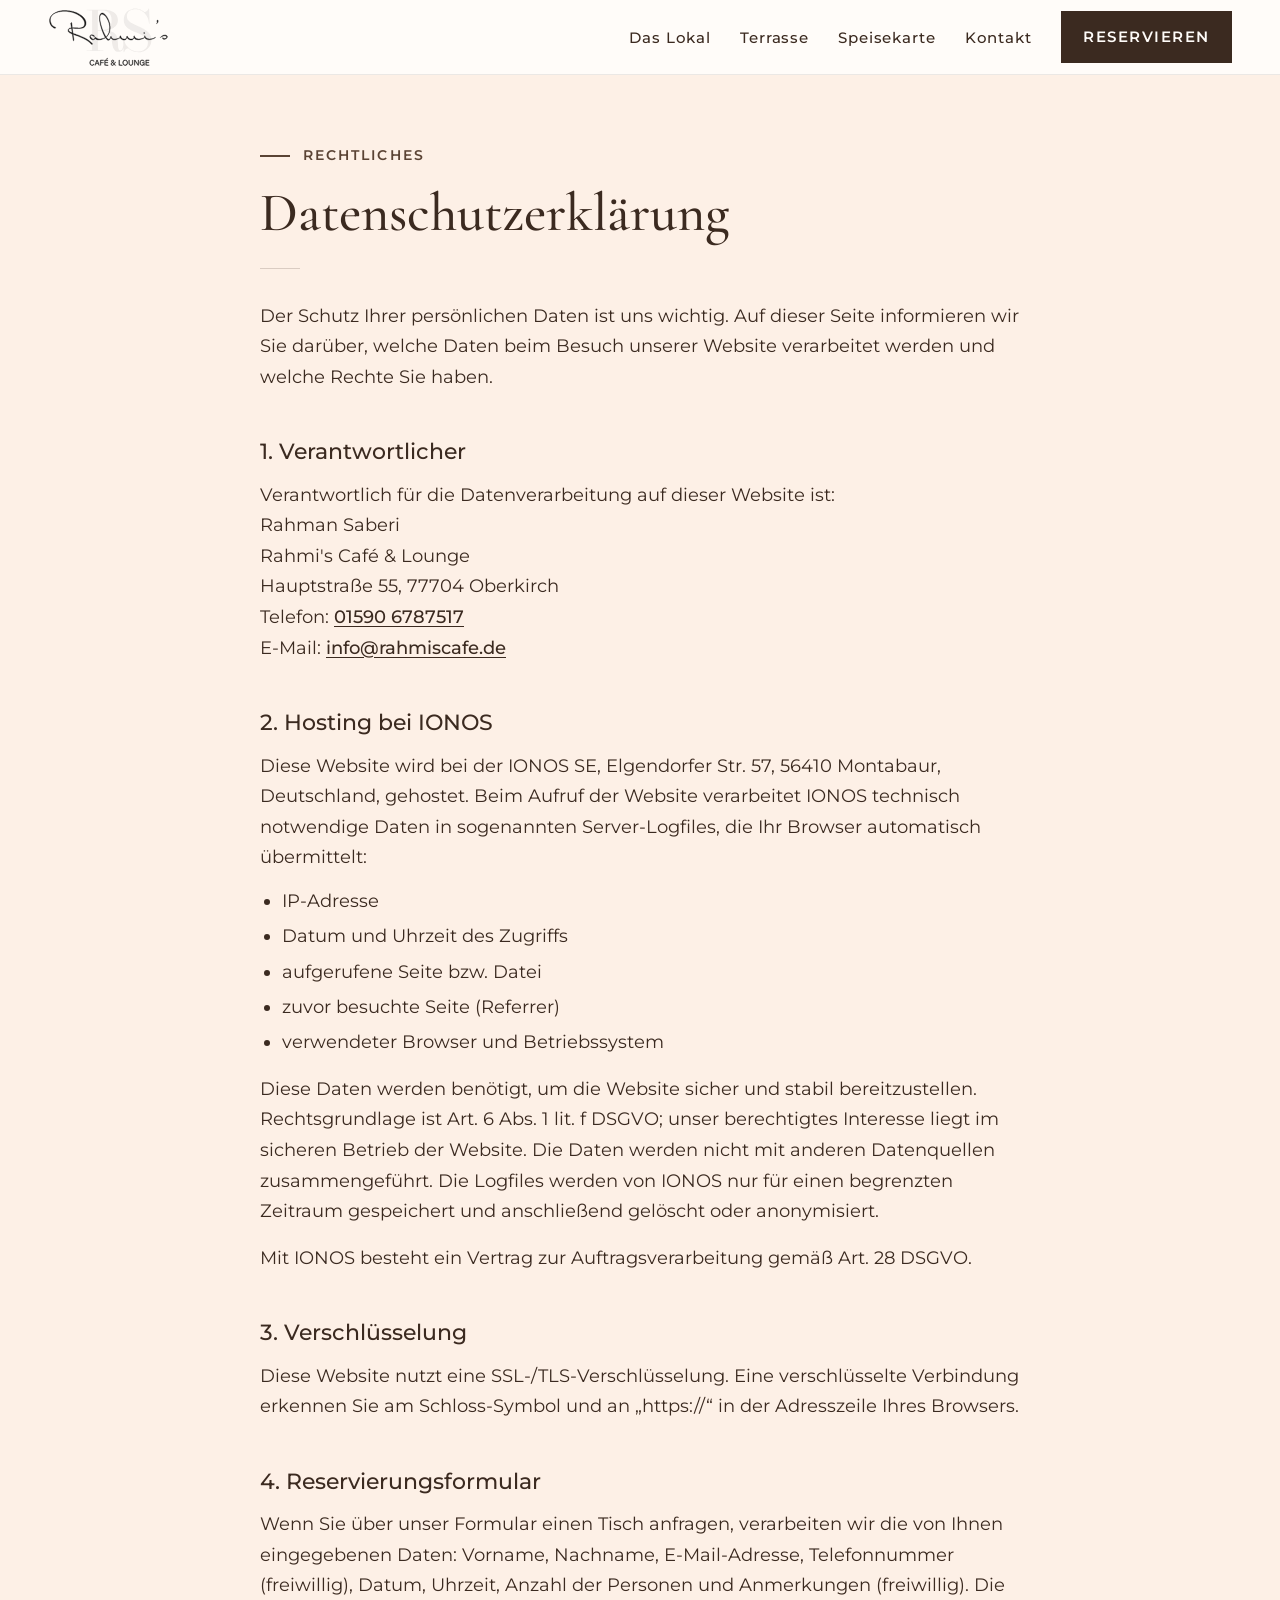
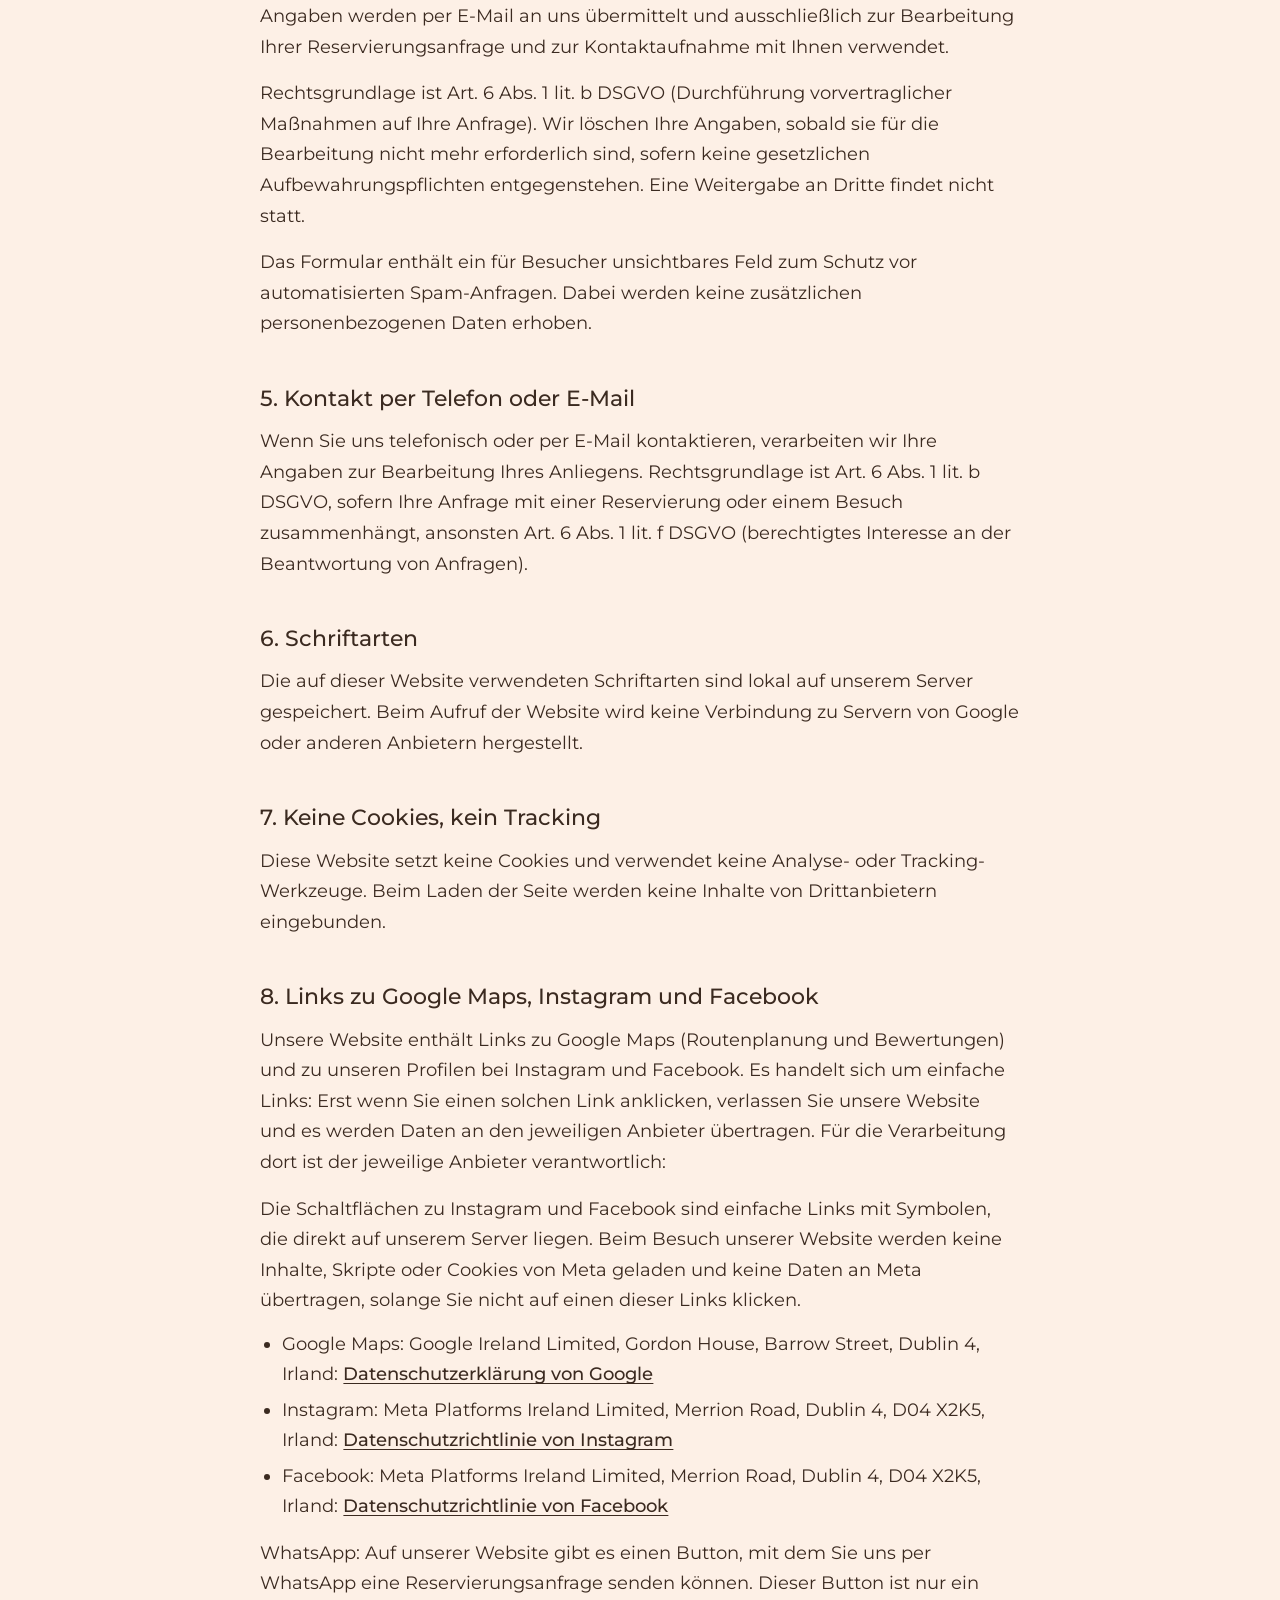
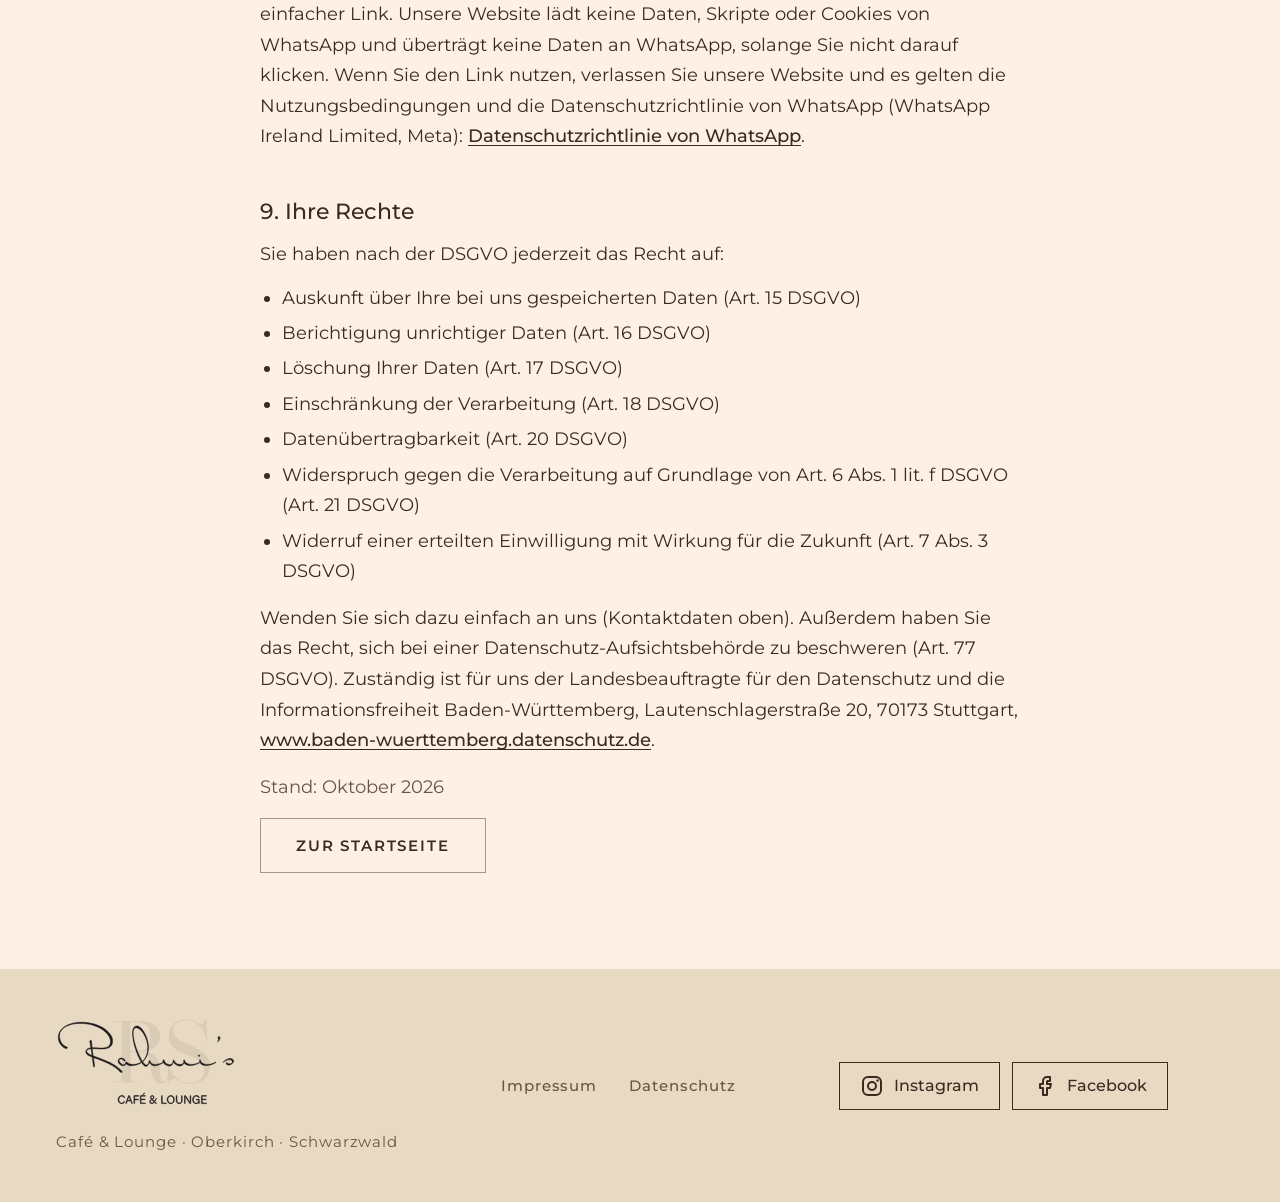
<file: datenschutz.html>
<!DOCTYPE html>
<html lang="de">
<head>
  <meta charset="UTF-8"/>
  <meta name="viewport" content="width=device-width, initial-scale=1.0"/>
  <!-- noindex, bis alle Angaben geprüft sind -->
  <meta name="robots" content="noindex"/>
  <title>Datenschutzerklärung: Rahmi's Café & Lounge, Oberkirch</title>
  <meta name="description" content="Datenschutzerklärung von Rahmi's Café & Lounge in Oberkirch: Hosting, Reservierungsformular, Ihre Rechte nach DSGVO."/>
  <link rel="icon" href="/favicon.ico" sizes="any">
  <link rel="icon" href="/favicon.svg" type="image/svg+xml">
  <link rel="apple-touch-icon" href="/apple-touch-icon.png">
  <link rel="manifest" href="/site.webmanifest">
  <meta name="theme-color" content="#3B2A20">
  <link rel="preload" href="assets/fonts/montserrat-latin.woff2" as="font" type="font/woff2" crossorigin/>
  <link rel="stylesheet" href="css/style.css?v=20261114"/>
</head>
<body>

<header>
<!-- NAV -->
<nav aria-label="Hauptnavigation">
  <a href="/" class="nav-brand">
    <img class="nav-logo" src="assets/logo/rahmis-logo.svg" width="121" height="60" alt="Rahmi's Café &amp; Lounge">
  </a>
  <ul class="nav-links">
    <li><a href="/#about">Das Lokal</a></li>
    <li><a href="/#terrasse">Terrasse</a></li>
    <li><a href="/#karte">Speisekarte</a></li>
    <li><a href="/#kontakt">Kontakt</a></li>
    <li><a href="/#reservierung" class="nav-reserve">Reservieren</a></li>
  </ul>
  <button class="nav-hamburger" id="hamburger" aria-label="Menü öffnen" aria-expanded="false">
    <span></span><span></span><span></span>
  </button>
</nav>

<!-- MOBILE NAV -->
<nav class="nav-mobile" id="mobileNav" aria-label="Mobiles Menü">
  <a href="/#about">Das Lokal</a>
  <a href="/#terrasse">Terrasse</a>
  <a href="/#karte">Speisekarte</a>
  <a href="/#kontakt">Kontakt</a>
  <a href="/#reservierung" class="nav-reserve-mobile">Reservieren</a>
</nav>
</header>

<main id="main" class="legal-main">
  <article class="legal">
    <span class="section-label">Rechtliches</span>
    <h1 class="legal-title">Datenschutz&shy;erklärung</h1>
    <div class="section-rule"></div>

    <p class="legal-intro">Der Schutz Ihrer persönlichen Daten ist uns wichtig. Auf dieser Seite informieren wir Sie darüber, welche Daten beim Besuch unserer Website verarbeitet werden und welche Rechte Sie haben.</p>

    <h2>1. Verantwortlicher</h2>
    <p>
      Verantwortlich für die Datenverarbeitung auf dieser Website ist:<br>
      Rahman Saberi<br>
      Rahmi's Café &amp; Lounge<br>
      <!-- ÄNDERN: Anschrift prüfen -->
      Hauptstraße 55, 77704 Oberkirch<br>
      Telefon: <a href="tel:+4915906787517">01590 6787517</a><br>
      E-Mail: <a href="mailto:info@rahmiscafe.de">info@rahmiscafe.de</a>
    </p>

    <h2>2. Hosting bei IONOS</h2>
    <p>Diese Website wird bei der IONOS SE, Elgendorfer Str. 57, 56410 Montabaur, Deutschland, gehostet. Beim Aufruf der Website verarbeitet IONOS technisch notwendige Daten in sogenannten Server-Logfiles, die Ihr Browser automatisch übermittelt:</p>
    <ul>
      <li>IP-Adresse</li>
      <li>Datum und Uhrzeit des Zugriffs</li>
      <li>aufgerufene Seite bzw. Datei</li>
      <li>zuvor besuchte Seite (Referrer)</li>
      <li>verwendeter Browser und Betriebssystem</li>
    </ul>
    <p>Diese Daten werden benötigt, um die Website sicher und stabil bereitzustellen. Rechtsgrundlage ist Art. 6 Abs. 1 lit. f DSGVO; unser berechtigtes Interesse liegt im sicheren Betrieb der Website. Die Daten werden nicht mit anderen Datenquellen zusammengeführt. Die Logfiles werden von IONOS nur für einen begrenzten Zeitraum gespeichert und anschließend gelöscht oder anonymisiert.</p>
    <p>Mit IONOS besteht ein Vertrag zur Auftragsverarbeitung gemäß Art. 28 DSGVO.</p>

    <h2>3. Verschlüsselung</h2>
    <p>Diese Website nutzt eine SSL-/TLS-Verschlüsselung. Eine verschlüsselte Verbindung erkennen Sie am Schloss-Symbol und an „https://“ in der Adresszeile Ihres Browsers.</p>

    <h2>4. Reservierungsformular</h2>
    <p>Wenn Sie über unser Formular einen Tisch anfragen, verarbeiten wir die von Ihnen eingegebenen Daten: Vorname, Nachname, E-Mail-Adresse, Telefonnummer (freiwillig), Datum, Uhrzeit, Anzahl der Personen und Anmerkungen (freiwillig). Die Angaben werden per E-Mail an uns übermittelt und ausschließlich zur Bearbeitung Ihrer Reservierungsanfrage und zur Kontaktaufnahme mit Ihnen verwendet.</p>
    <p>Rechtsgrundlage ist Art. 6 Abs. 1 lit. b DSGVO (Durchführung vorvertraglicher Maßnahmen auf Ihre Anfrage). Wir löschen Ihre Angaben, sobald sie für die Bearbeitung nicht mehr erforderlich sind, sofern keine gesetzlichen Aufbewahrungspflichten entgegenstehen. Eine Weitergabe an Dritte findet nicht statt.</p>
    <p>Das Formular enthält ein für Besucher unsichtbares Feld zum Schutz vor automatisierten Spam-Anfragen. Dabei werden keine zusätzlichen personenbezogenen Daten erhoben.</p>

    <h2>5. Kontakt per Telefon oder E-Mail</h2>
    <p>Wenn Sie uns telefonisch oder per E-Mail kontaktieren, verarbeiten wir Ihre Angaben zur Bearbeitung Ihres Anliegens. Rechtsgrundlage ist Art. 6 Abs. 1 lit. b DSGVO, sofern Ihre Anfrage mit einer Reservierung oder einem Besuch zusammenhängt, ansonsten Art. 6 Abs. 1 lit. f DSGVO (berechtigtes Interesse an der Beantwortung von Anfragen).</p>

    <h2>6. Schriftarten</h2>
    <p>Die auf dieser Website verwendeten Schriftarten sind lokal auf unserem Server gespeichert. Beim Aufruf der Website wird keine Verbindung zu Servern von Google oder anderen Anbietern hergestellt.</p>

    <h2>7. Keine Cookies, kein Tracking</h2>
    <p>Diese Website setzt keine Cookies und verwendet keine Analyse- oder Tracking-Werkzeuge. Beim Laden der Seite werden keine Inhalte von Drittanbietern eingebunden.</p>

    <h2>8. Links zu Google Maps, Instagram und Facebook</h2>
    <p>Unsere Website enthält Links zu Google Maps (Routenplanung und Bewertungen) und zu unseren Profilen bei Instagram und Facebook. Es handelt sich um einfache Links: Erst wenn Sie einen solchen Link anklicken, verlassen Sie unsere Website und es werden Daten an den jeweiligen Anbieter übertragen. Für die Verarbeitung dort ist der jeweilige Anbieter verantwortlich:</p>
    <p>Die Schaltflächen zu Instagram und Facebook sind einfache Links mit Symbolen, die direkt auf unserem Server liegen. Beim Besuch unserer Website werden keine Inhalte, Skripte oder Cookies von Meta geladen und keine Daten an Meta übertragen, solange Sie nicht auf einen dieser Links klicken.</p>
    <ul>
      <li>Google Maps: Google Ireland Limited, Gordon House, Barrow Street, Dublin 4, Irland: <a href="https://policies.google.com/privacy?hl=de" target="_blank" rel="noopener noreferrer">Datenschutzerklärung von Google</a></li>
      <li>Instagram: Meta Platforms Ireland Limited, Merrion Road, Dublin 4, D04 X2K5, Irland: <a href="https://privacycenter.instagram.com/policy" target="_blank" rel="noopener noreferrer">Datenschutzrichtlinie von Instagram</a></li>
      <li>Facebook: Meta Platforms Ireland Limited, Merrion Road, Dublin 4, D04 X2K5, Irland: <a href="https://www.facebook.com/privacy/policy/" target="_blank" rel="noopener noreferrer">Datenschutzrichtlinie von Facebook</a></li>
    </ul>

    <p>WhatsApp: Auf unserer Website gibt es einen Button, mit dem Sie uns per WhatsApp eine Reservierungsanfrage senden können. Dieser Button ist nur ein einfacher Link. Unsere Website lädt keine Daten, Skripte oder Cookies von WhatsApp und überträgt keine Daten an WhatsApp, solange Sie nicht darauf klicken. Wenn Sie den Link nutzen, verlassen Sie unsere Website und es gelten die Nutzungsbedingungen und die Datenschutzrichtlinie von WhatsApp (WhatsApp Ireland Limited, Meta): <a href="https://www.whatsapp.com/legal/privacy-policy-eea" target="_blank" rel="noopener noreferrer">Datenschutzrichtlinie von WhatsApp</a>.</p>

    <h2>9. Ihre Rechte</h2>
    <p>Sie haben nach der DSGVO jederzeit das Recht auf:</p>
    <ul>
      <li>Auskunft über Ihre bei uns gespeicherten Daten (Art. 15 DSGVO)</li>
      <li>Berichtigung unrichtiger Daten (Art. 16 DSGVO)</li>
      <li>Löschung Ihrer Daten (Art. 17 DSGVO)</li>
      <li>Einschränkung der Verarbeitung (Art. 18 DSGVO)</li>
      <li>Datenübertragbarkeit (Art. 20 DSGVO)</li>
      <li>Widerspruch gegen die Verarbeitung auf Grundlage von Art. 6 Abs. 1 lit. f DSGVO (Art. 21 DSGVO)</li>
      <li>Widerruf einer erteilten Einwilligung mit Wirkung für die Zukunft (Art. 7 Abs. 3 DSGVO)</li>
    </ul>
    <p>Wenden Sie sich dazu einfach an uns (Kontaktdaten oben). Außerdem haben Sie das Recht, sich bei einer Datenschutz-Aufsichtsbehörde zu beschweren (Art. 77 DSGVO). Zuständig ist für uns der Landesbeauftragte für den Datenschutz und die Informationsfreiheit Baden-Württemberg, Lautenschlagerstraße 20, 70173 Stuttgart, <a href="https://www.baden-wuerttemberg.datenschutz.de" target="_blank" rel="noopener noreferrer">www.baden-wuerttemberg.datenschutz.de</a>.</p>

    <p class="legal-date">Stand: Oktober 2026</p>

    <p class="legal-back"><a href="/" class="btn btn-outline">Zur Startseite</a></p>
  </article>
</main>

<!-- FOOTER -->
<footer>
  <div>
    <a href="/" class="footer-brand" aria-label="Zur Startseite"><img class="footer-logo" src="assets/logo/rahmis-logo.svg" width="180" height="89" alt="Rahmi's Café &amp; Lounge" loading="lazy"></a>
    <div class="footer-sub">Café & Lounge · Oberkirch · Schwarzwald</div>
  </div>
  <div class="footer-links">
    <a href="/impressum">Impressum</a>
    <a href="/datenschutz">Datenschutz</a>
  </div>
  <div class="social social--dark">
    <a class="social-btn" href="https://www.instagram.com/rahmiscafe" target="_blank" rel="noopener" aria-label="Rahmi's Café auf Instagram"><svg class="social-icon" viewBox="0 0 24 24" width="24" height="24" fill="none" stroke="currentColor" stroke-width="2" stroke-linecap="round" stroke-linejoin="round" aria-hidden="true" focusable="false"><rect x="3" y="3" width="18" height="18" rx="5"/><circle cx="12" cy="12" r="4"/><circle cx="17.5" cy="6.5" r="1.2" fill="currentColor" stroke="none"/></svg><span>Instagram</span></a>
    <a class="social-btn" href="https://www.facebook.com/profile.php?id=61572491687756" target="_blank" rel="noopener" aria-label="Rahmi's Café auf Facebook"><svg class="social-icon" viewBox="0 0 24 24" width="24" height="24" fill="none" stroke="currentColor" stroke-width="2" stroke-linecap="round" stroke-linejoin="round" aria-hidden="true" focusable="false"><path d="M17 3h-3a4 4 0 0 0-4 4v3H7v4h3v7h4v-7h3l1-4h-4V7.5a.5.5 0 0 1 .5-.5H17z"/></svg><span>Facebook</span></a>
  </div>
</footer>

<button class="scroll-top" id="scrollTop" aria-label="Nach oben scrollen"><svg class="scroll-top-icon" viewBox="0 0 24 24" width="24" height="24" fill="none" stroke="currentColor" stroke-width="2" stroke-linecap="round" stroke-linejoin="round" aria-hidden="true" focusable="false"><path d="M12 19V5M5.5 11.5L12 5l6.5 6.5"/></svg></button>

<script src="js/script.js?v=20261114"></script>
</body>
</html>
</file>
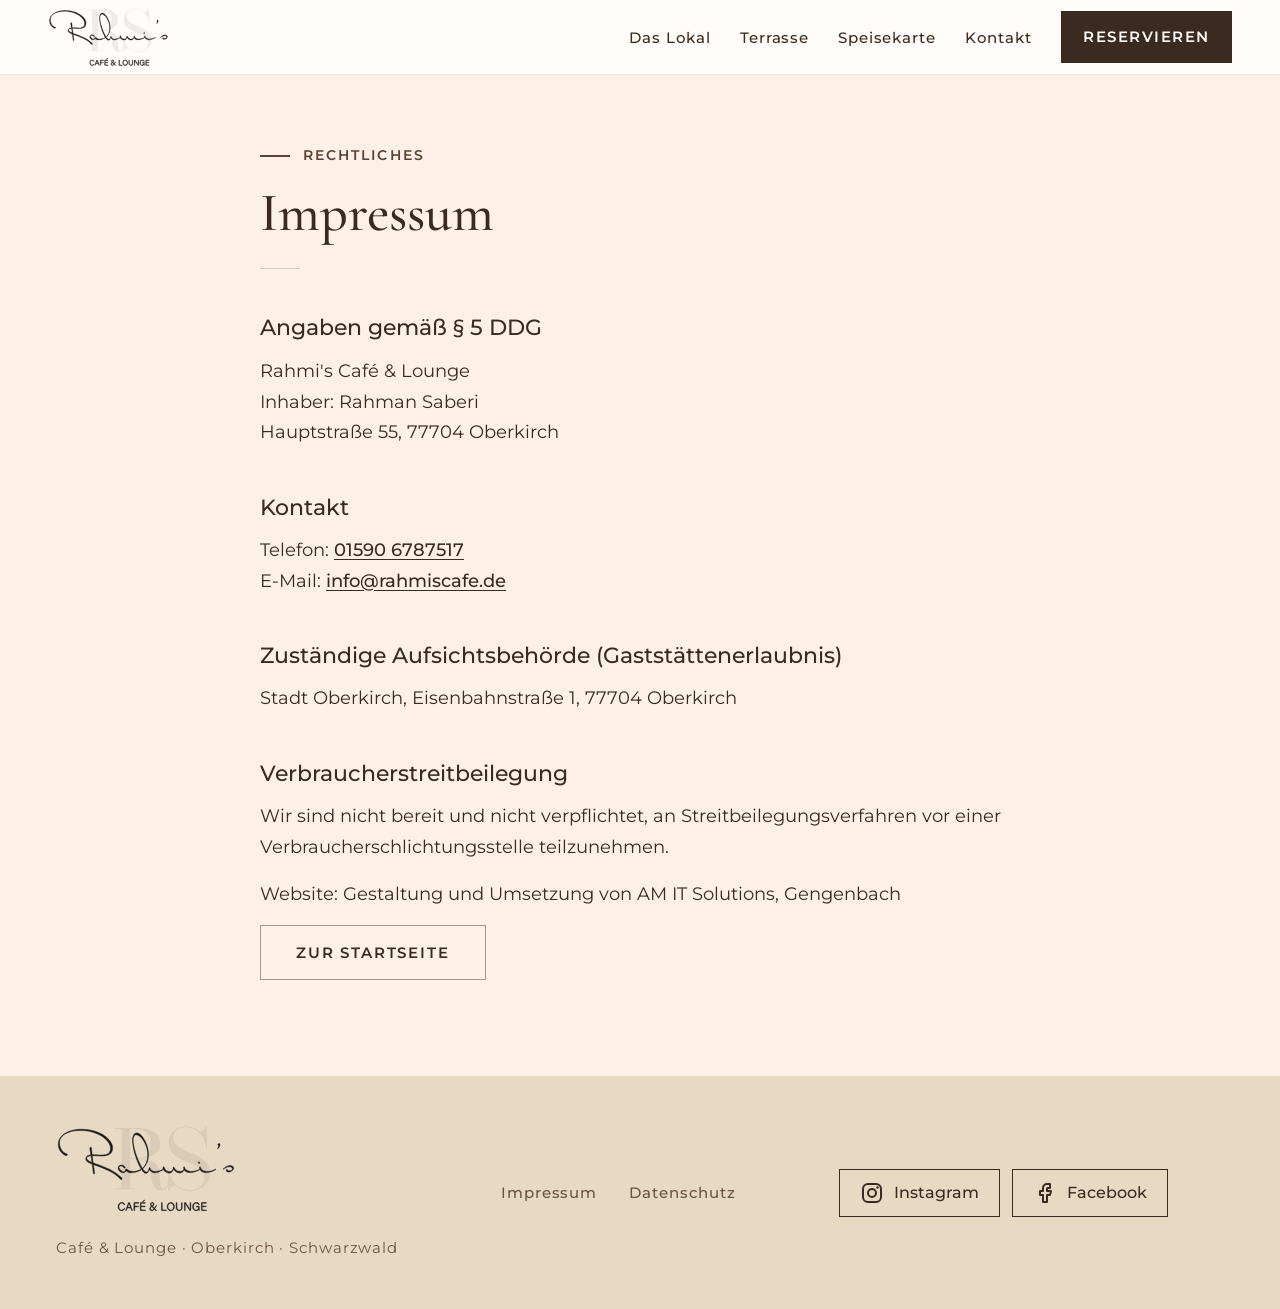
<file: impressum.html>
<!DOCTYPE html>
<html lang="de">
<head>
  <meta charset="UTF-8"/>
  <meta name="viewport" content="width=device-width, initial-scale=1.0"/>
  <!-- noindex bleibt, bis es vom Inhaber entfernt wird -->
  <meta name="robots" content="noindex"/>
  <title>Impressum: Rahmi's Café & Lounge, Oberkirch</title>
  <meta name="description" content="Impressum von Rahmi's Café & Lounge, Hauptstraße 55, 77704 Oberkirch."/>
  <link rel="icon" href="/favicon.ico" sizes="any">
  <link rel="icon" href="/favicon.svg" type="image/svg+xml">
  <link rel="apple-touch-icon" href="/apple-touch-icon.png">
  <link rel="manifest" href="/site.webmanifest">
  <meta name="theme-color" content="#3B2A20">
  <link rel="preload" href="assets/fonts/montserrat-latin.woff2" as="font" type="font/woff2" crossorigin/>
  <link rel="stylesheet" href="css/style.css?v=20261114"/>
</head>
<body>

<header>
<!-- NAV -->
<nav aria-label="Hauptnavigation">
  <a href="/" class="nav-brand">
    <img class="nav-logo" src="assets/logo/rahmis-logo.svg" width="121" height="60" alt="Rahmi's Café &amp; Lounge">
  </a>
  <ul class="nav-links">
    <li><a href="/#about">Das Lokal</a></li>
    <li><a href="/#terrasse">Terrasse</a></li>
    <li><a href="/#karte">Speisekarte</a></li>
    <li><a href="/#kontakt">Kontakt</a></li>
    <li><a href="/#reservierung" class="nav-reserve">Reservieren</a></li>
  </ul>
  <button class="nav-hamburger" id="hamburger" aria-label="Menü öffnen" aria-expanded="false">
    <span></span><span></span><span></span>
  </button>
</nav>

<!-- MOBILE NAV -->
<nav class="nav-mobile" id="mobileNav" aria-label="Mobiles Menü">
  <a href="/#about">Das Lokal</a>
  <a href="/#terrasse">Terrasse</a>
  <a href="/#karte">Speisekarte</a>
  <a href="/#kontakt">Kontakt</a>
  <a href="/#reservierung" class="nav-reserve-mobile">Reservieren</a>
</nav>
</header>

<main id="main" class="legal-main">
  <article class="legal">
    <span class="section-label">Rechtliches</span>
    <h1 class="legal-title">Impressum</h1>
    <div class="section-rule"></div>

    <h2>Angaben gemäß § 5 DDG</h2>
    <p>
      Rahmi's Café &amp; Lounge<br>
      Inhaber: Rahman Saberi<br>
      <!-- ÄNDERN: Anschrift prüfen -->
      Hauptstraße 55, 77704 Oberkirch
    </p>

    <h2>Kontakt</h2>
    <p>
      Telefon: <a href="tel:+4915906787517">01590 6787517</a><br>
      E-Mail: <a href="mailto:info@rahmiscafe.de">info@rahmiscafe.de</a>
    </p>

    <!-- Nur anzeigen, wenn die echte Nummer eingetragen ist: hidden entfernen -->
    <div hidden>
      <h2>Umsatzsteuer-Identifikationsnummer</h2>
      <!-- ÄNDERN: USt-IdNr eintragen und das Attribut hidden am umgebenden div entfernen -->
      <p>Umsatzsteuer-Identifikationsnummer gemäß § 27a UStG:<br>DE__________</p>
    </div>

    <h2>Zuständige Aufsichtsbehörde (Gaststättenerlaubnis)</h2>
    <!-- ÄNDERN: Behörde prüfen -->
    <p>Stadt Oberkirch, Eisenbahnstraße 1, 77704 Oberkirch</p>

    <h2>Verbraucherstreitbeilegung</h2>
    <p>Wir sind nicht bereit und nicht verpflichtet, an Streitbeilegungsverfahren vor einer Verbraucherschlichtungsstelle teilzunehmen.</p>

    <p>Website: Gestaltung und Umsetzung von AM IT Solutions, Gengenbach</p>

    <p class="legal-back"><a href="/" class="btn btn-outline">Zur Startseite</a></p>
  </article>
</main>

<!-- FOOTER -->
<footer>
  <div>
    <a href="/" class="footer-brand" aria-label="Zur Startseite"><img class="footer-logo" src="assets/logo/rahmis-logo.svg" width="180" height="89" alt="Rahmi's Café &amp; Lounge" loading="lazy"></a>
    <div class="footer-sub">Café & Lounge · Oberkirch · Schwarzwald</div>
  </div>
  <div class="footer-links">
    <a href="/impressum">Impressum</a>
    <a href="/datenschutz">Datenschutz</a>
  </div>
  <div class="social social--dark">
    <a class="social-btn" href="https://www.instagram.com/rahmiscafe" target="_blank" rel="noopener" aria-label="Rahmi's Café auf Instagram"><svg class="social-icon" viewBox="0 0 24 24" width="24" height="24" fill="none" stroke="currentColor" stroke-width="2" stroke-linecap="round" stroke-linejoin="round" aria-hidden="true" focusable="false"><rect x="3" y="3" width="18" height="18" rx="5"/><circle cx="12" cy="12" r="4"/><circle cx="17.5" cy="6.5" r="1.2" fill="currentColor" stroke="none"/></svg><span>Instagram</span></a>
    <a class="social-btn" href="https://www.facebook.com/profile.php?id=61572491687756" target="_blank" rel="noopener" aria-label="Rahmi's Café auf Facebook"><svg class="social-icon" viewBox="0 0 24 24" width="24" height="24" fill="none" stroke="currentColor" stroke-width="2" stroke-linecap="round" stroke-linejoin="round" aria-hidden="true" focusable="false"><path d="M17 3h-3a4 4 0 0 0-4 4v3H7v4h3v7h4v-7h3l1-4h-4V7.5a.5.5 0 0 1 .5-.5H17z"/></svg><span>Facebook</span></a>
  </div>
</footer>

<button class="scroll-top" id="scrollTop" aria-label="Nach oben scrollen"><svg class="scroll-top-icon" viewBox="0 0 24 24" width="24" height="24" fill="none" stroke="currentColor" stroke-width="2" stroke-linecap="round" stroke-linejoin="round" aria-hidden="true" focusable="false"><path d="M12 19V5M5.5 11.5L12 5l6.5 6.5"/></svg></button>

<script src="js/script.js?v=20261114"></script>
</body>
</html>
</file>
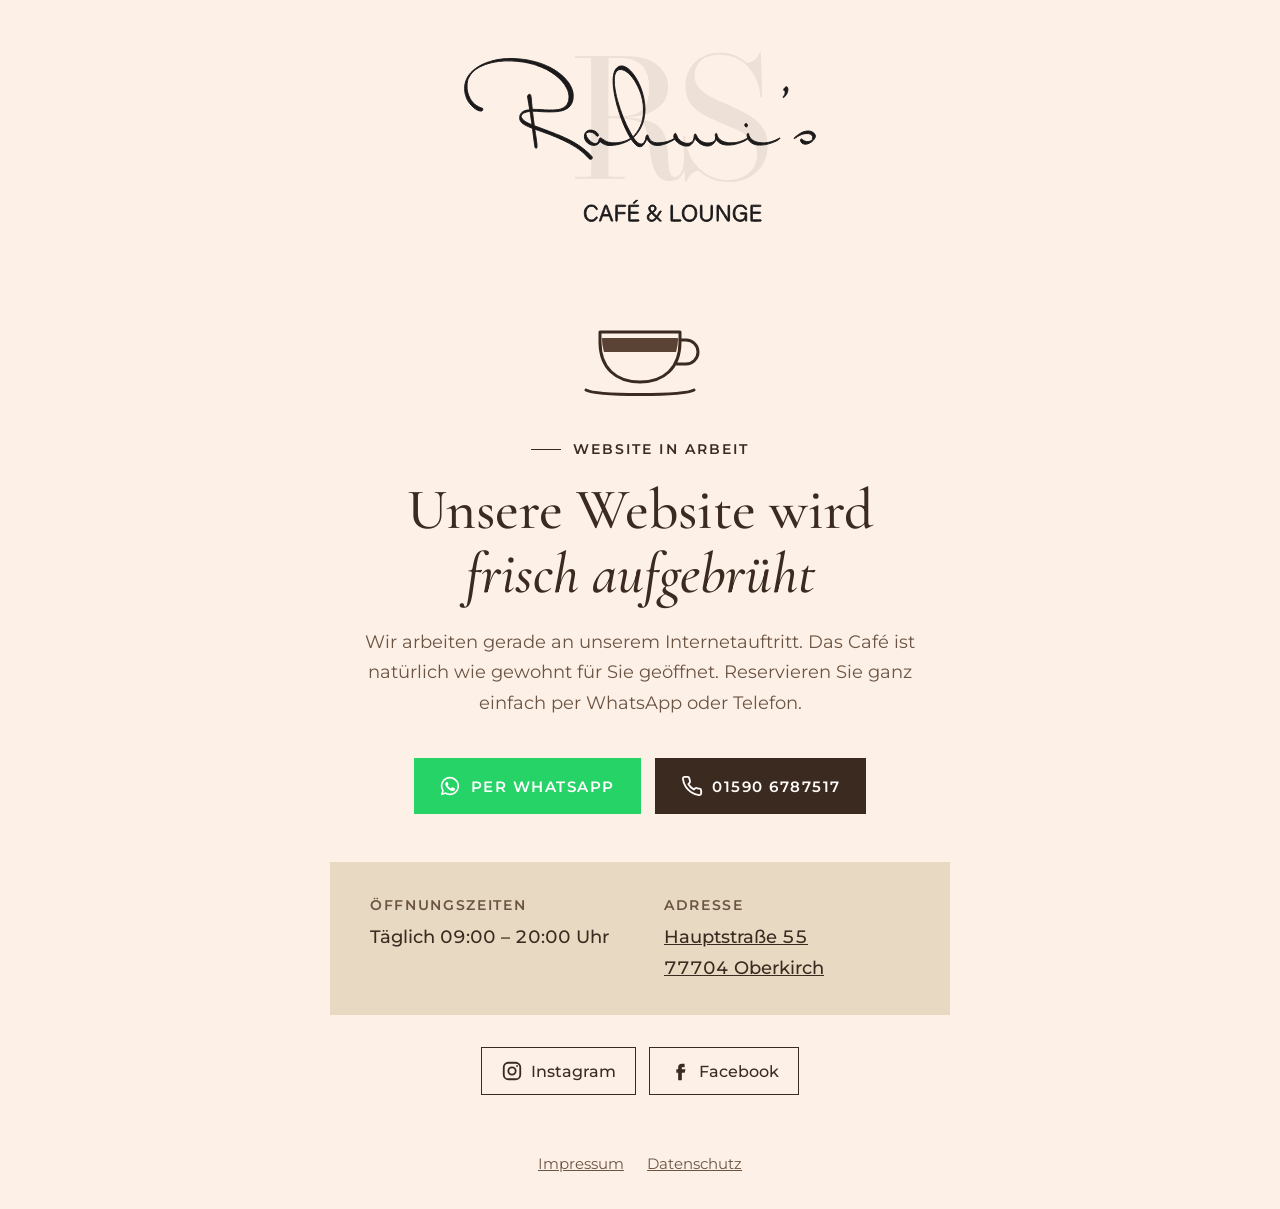
<file: wartung.html>
<!DOCTYPE html>
<html lang="de">
<head>
  <meta charset="UTF-8">
  <meta name="viewport" content="width=device-width, initial-scale=1">
  <title>Rahmi's Café &amp; Lounge · Bald wieder da</title>
  <meta name="robots" content="noindex">
  <meta name="theme-color" content="#3B2A20">
  <link rel="icon" href="/favicon.ico" sizes="any">
  <link rel="icon" href="/favicon.svg" type="image/svg+xml">
  <link rel="apple-touch-icon" href="/apple-touch-icon.png">
  <style>
    @font-face { font-family: 'Cormorant Garamond'; font-style: normal; font-weight: 500 600; font-display: swap; src: url('/assets/fonts/cormorant-garamond-latin.woff2') format('woff2'); }
    @font-face { font-family: 'Cormorant Garamond'; font-style: italic; font-weight: 500; font-display: swap; src: url('/assets/fonts/cormorant-garamond-italic-latin.woff2') format('woff2'); }
    @font-face { font-family: 'Montserrat'; font-style: normal; font-weight: 400 600; font-display: swap; src: url('/assets/fonts/montserrat-latin.woff2') format('woff2'); }

    :root {
      --cafe: #3B2A20;
      --cafe-soft: #5A4334;
      --muted: #6B5444;
      --beige: #E8D9C3;
      --cream: #FDF0E6;
      --white: #FFFCF9;
    }
    *, *::before, *::after { margin: 0; padding: 0; box-sizing: border-box; }
    html, body { min-height: 100%; }
    body {
      background: var(--cream);
      color: var(--cafe);
      font-family: 'Montserrat', system-ui, sans-serif;
      font-size: 1.125rem;
      line-height: 1.7;
      display: flex;
      flex-direction: column;
      min-height: 100vh;
      min-height: 100dvh;
    }
    main {
      flex: 1;
      display: flex;
      flex-direction: column;
      align-items: center;
      justify-content: center;
      text-align: center;
      padding: 3rem 1rem 2rem;
    }
    .logo { width: min(360px, 78vw); height: auto; margin-bottom: 2.5rem; }

    /* Tasse mit Dampf */
    .cup { width: 128px; height: 140px; margin-bottom: 2rem; overflow: visible; }
    .cup .body, .cup .handle, .cup .saucer { fill: none; stroke: var(--cafe); stroke-width: 3; stroke-linecap: round; stroke-linejoin: round; }
    .cup .coffee { fill: var(--cafe-soft); }
    .cup .steam { fill: none; stroke: var(--muted); stroke-width: 3; stroke-linecap: round; opacity: 0; animation: steam 3.6s ease-in-out infinite; }
    .cup .steam:nth-of-type(2) { animation-delay: 1.2s; }
    .cup .steam:nth-of-type(3) { animation-delay: 2.4s; }
    @keyframes steam {
      0%   { opacity: 0;   transform: translateY(10px); }
      30%  { opacity: .75; }
      100% { opacity: 0;   transform: translateY(-22px); }
    }

    .label {
      display: inline-flex; align-items: center; gap: .75rem;
      font-size: .875rem; font-weight: 600; letter-spacing: .15em; text-transform: uppercase;
      color: var(--cafe); margin-bottom: 1rem;
    }
    .label::before { content: ""; width: 30px; height: 1px; background: currentColor; }
    h1 {
      font-family: 'Cormorant Garamond', Georgia, serif;
      font-weight: 500;
      font-size: clamp(2.4rem, 7vw, 3.6rem);
      line-height: 1.12;
      margin-bottom: 1.25rem;
    }
    h1 em { font-style: italic; display: block; }
    .lead { max-width: 560px; color: var(--muted); margin-bottom: 2.5rem; }

    .actions { display: flex; flex-wrap: wrap; gap: .9rem; justify-content: center; margin-bottom: 3rem; }
    .btn {
      display: inline-flex; align-items: center; justify-content: center; gap: .6rem;
      min-height: 56px; padding: 0 1.6rem;
      font-family: inherit; font-size: .9375rem; font-weight: 600; letter-spacing: .1em; text-transform: uppercase;
      text-decoration: none; transition: background .25s, transform .25s;
    }
    .btn svg { width: 22px; height: 22px; flex: none; }
    .btn-wa { background: #25D366; color: #fff; }
    .btn-wa:hover { background: #1fb457; }
    .btn-call { background: var(--cafe); color: var(--white); }
    .btn-call:hover { background: var(--cafe-soft); }
    .btn:focus-visible, .social a:focus-visible, footer a:focus-visible { outline: 3px solid var(--cafe); outline-offset: 3px; }

    .info {
      display: grid; grid-template-columns: repeat(2, minmax(0, 1fr)); gap: 1.5rem 3rem;
      background: var(--beige); padding: 2rem 2.5rem; max-width: 620px; width: 100%;
      text-align: left;
    }
    .info-label { display: block; font-size: .875rem; font-weight: 600; letter-spacing: .12em; text-transform: uppercase; color: var(--muted); margin-bottom: .25rem; }
    .info-value { font-weight: 500; font-variant-numeric: lining-nums tabular-nums; }
    .info-value a { color: inherit; }

    .social { display: flex; gap: .8rem; justify-content: center; margin-top: 2rem; }
    .social a {
      display: inline-flex; align-items: center; gap: .5rem; min-height: 48px; padding: 0 1.2rem;
      border: 1px solid var(--cafe); color: var(--cafe); text-decoration: none; font-weight: 500; font-size: 1rem;
      transition: background .25s, color .25s;
    }
    .social a:hover { background: var(--cafe); color: var(--white); }
    .social svg { width: 22px; height: 22px; }

    footer { text-align: center; padding: 1.5rem 1rem 2rem; font-size: .9375rem; color: var(--muted); }
    footer a { color: var(--muted); margin: 0 .6rem; }

    .fade { opacity: 0; transform: translateY(12px); animation: fade .9s ease forwards; }
    .fade:nth-child(2) { animation-delay: .12s; }
    .fade:nth-child(3) { animation-delay: .24s; }
    .fade:nth-child(4) { animation-delay: .36s; }
    .fade:nth-child(5) { animation-delay: .48s; }
    .fade:nth-child(6) { animation-delay: .6s; }
    .fade:nth-child(7) { animation-delay: .72s; }
    @keyframes fade { to { opacity: 1; transform: none; } }

    @media (max-width: 560px) {
      .info { grid-template-columns: 1fr; padding: 1.5rem; }
      .actions { flex-direction: column; width: 100%; max-width: 360px; }
      .btn { width: 100%; }
    }
    @media (prefers-reduced-motion: reduce) {
      .fade { animation: none; opacity: 1; transform: none; }
      .cup .steam { animation: none; opacity: .6; }
    }
  </style>
</head>
<body>
  <main>
    <img class="logo fade" src="/assets/logo/rahmis-logo.svg" alt="Rahmi's Café &amp; Lounge" width="360" height="178">

    <svg class="cup fade" viewBox="0 0 128 140" aria-hidden="true">
      <path class="steam" d="M44 52c-8-9 8-15 0-26"/>
      <path class="steam" d="M64 52c-8-9 8-15 0-26"/>
      <path class="steam" d="M84 52c-8-9 8-15 0-26"/>
      <path class="coffee" d="M26 72h76c0 6-1 10-2 14H28c-1-4-2-8-2-14z"/>
      <path class="body" d="M24 66h80v10c0 26-16 40-40 40S24 102 24 76z"/>
      <path class="handle" d="M104 74h6a12 12 0 0 1 0 24h-9"/>
      <path class="saucer" d="M10 124c10 6 98 6 108 0"/>
    </svg>

    <span class="label fade">Website in Arbeit</span>
    <h1 class="fade">Unsere Website wird<em>frisch aufgebrüht</em></h1>
    <p class="lead fade">Wir arbeiten gerade an unserem Internetauftritt. Das Café ist natürlich wie gewohnt für Sie geöffnet. Reservieren Sie ganz einfach per WhatsApp oder Telefon.</p>

    <div class="actions fade">
      <a class="btn btn-wa" href="https://wa.me/4915906787517?text=Hallo%20Rahmi%27s%20Caf%C3%A9%2C%20ich%20m%C3%B6chte%20gerne%20einen%20Tisch%20reservieren." target="_blank" rel="noopener">
        <svg viewBox="0 0 24 24" fill="currentColor" aria-hidden="true"><path d="M12 2a10 10 0 0 0-8.6 15.1L2 22l5-1.3A10 10 0 1 0 12 2zm0 18.2a8.2 8.2 0 0 1-4.2-1.1l-.3-.2-3 .8.8-2.9-.2-.3A8.2 8.2 0 1 1 12 20.2zm4.5-6.1c-.2-.1-1.5-.7-1.7-.8s-.4-.1-.6.1-.7.8-.8 1-.3.2-.5.1a6.7 6.7 0 0 1-3.3-2.9c-.2-.4.2-.4.7-1.3a.4.4 0 0 0 0-.4l-.8-1.9c-.2-.5-.4-.4-.6-.4h-.5a1 1 0 0 0-.7.3 3 3 0 0 0-.9 2.2 5.2 5.2 0 0 0 1.1 2.7 11.8 11.8 0 0 0 4.5 4c1.7.7 2.3.8 3.2.6a2.7 2.7 0 0 0 1.8-1.3 2.2 2.2 0 0 0 .1-1.3c0-.1-.2-.2-.5-.3z"/></svg>
        Per WhatsApp
      </a>
      <a class="btn btn-call" href="tel:+4915906787517">
        <svg viewBox="0 0 24 24" fill="none" stroke="currentColor" stroke-width="2" stroke-linecap="round" stroke-linejoin="round" aria-hidden="true"><path d="M22 16.9v3a2 2 0 0 1-2.2 2 19.8 19.8 0 0 1-8.6-3.1 19.5 19.5 0 0 1-6-6A19.8 19.8 0 0 1 2.1 4.2 2 2 0 0 1 4.1 2h3a2 2 0 0 1 2 1.7c.1 1 .4 1.9.7 2.8a2 2 0 0 1-.5 2.1L8 9.9a16 16 0 0 0 6 6l1.3-1.3a2 2 0 0 1 2.1-.4c.9.3 1.8.6 2.8.7a2 2 0 0 1 1.7 2z"/></svg>
        01590 6787517
      </a>
    </div>

    <div class="info fade">
      <div>
        <span class="info-label">Öffnungszeiten</span>
        <span class="info-value">Täglich 09:00 – 20:00 Uhr</span>
      </div>
      <div>
        <span class="info-label">Adresse</span>
        <span class="info-value"><a href="https://www.google.com/maps/dir/?api=1&amp;destination=Hauptstra%C3%9Fe+55%2C+77704+Oberkirch" target="_blank" rel="noopener">Hauptstraße 55<br>77704 Oberkirch</a></span>
      </div>
    </div>

    <div class="social fade">
      <a href="https://www.instagram.com/rahmiscafe" target="_blank" rel="noopener" aria-label="Rahmi's Café auf Instagram">
        <svg viewBox="0 0 24 24" fill="none" stroke="currentColor" stroke-width="2" aria-hidden="true"><rect x="3" y="3" width="18" height="18" rx="5"/><circle cx="12" cy="12" r="4"/><circle cx="17.5" cy="6.5" r="1" fill="currentColor" stroke="none"/></svg>
        Instagram
      </a>
      <a href="https://www.facebook.com/profile.php?id=61572491687756" target="_blank" rel="noopener" aria-label="Rahmi's Café auf Facebook">
        <svg viewBox="0 0 24 24" fill="currentColor" aria-hidden="true"><path d="M14 8h3V4h-3a4 4 0 0 0-4 4v2H8v4h2v8h4v-8h3l1-4h-4V8z"/></svg>
        Facebook
      </a>
    </div>
  </main>

  <footer>
    <a href="/impressum">Impressum</a>
    <a href="/datenschutz">Datenschutz</a>
  </footer>
</body>
</html>
</file>
<file: css/style.css>
/* ================================================
   Rahmi's Café & Lounge – Stylesheet principal
   Tema: Cálido (beige / café / crema)
   Legibilidad: texto mín. 15px, contraste WCAG AA (≥ 4.5:1)
   ================================================ */

/* ── FUENTES (alojadas localmente – sin conexión a Google, DSGVO) ── */
@font-face { font-family: 'Cormorant Garamond'; font-style: normal; font-weight: 500 600; font-display: swap; src: url('../assets/fonts/cormorant-garamond-latin.woff2') format('woff2'); unicode-range: U+0000-00FF, U+0131, U+0152-0153, U+02BB-02BC, U+02C6, U+02DA, U+02DC, U+0304, U+0308, U+0329, U+2000-206F, U+20AC, U+2122, U+2191, U+2193, U+2212, U+2215, U+FEFF, U+FFFD; }
@font-face { font-family: 'Cormorant Garamond'; font-style: italic; font-weight: 500; font-display: swap; src: url('../assets/fonts/cormorant-garamond-italic-latin.woff2') format('woff2'); unicode-range: U+0000-00FF, U+0131, U+0152-0153, U+02BB-02BC, U+02C6, U+02DA, U+02DC, U+0304, U+0308, U+0329, U+2000-206F, U+20AC, U+2122, U+2191, U+2193, U+2212, U+2215, U+FEFF, U+FFFD; }
@font-face { font-family: 'Montserrat'; font-style: normal; font-weight: 400 600; font-display: swap; src: url('../assets/fonts/montserrat-latin.woff2') format('woff2'); unicode-range: U+0000-00FF, U+0131, U+0152-0153, U+02BB-02BC, U+02C6, U+02DA, U+02DC, U+0304, U+0308, U+0329, U+2000-206F, U+20AC, U+2122, U+2191, U+2193, U+2212, U+2215, U+FEFF, U+FFFD; }

*, *::before, *::after { margin: 0; padding: 0; box-sizing: border-box; }

:root {
  --black:    #3B2A20;   /* café oscuro – texto, botones y títulos */
  --offblack: #5A4334;   /* café medio para hover y etiquetas */
  --gray:     #6B5444;   /* taupe oscuro – texto secundario (≥ 4.9:1 sobre crema/arena) */
  --light:    #E8D5C0;   /* arena cálida – arena cálida */
  --cream:    #FDF0E6;   /* crema / pergamino */
  --white:    #FFFCF9;   /* blanco cálido */
  --gold:     #8C6418;   /* estrellas de reseñas (4.75:1 sobre crema) */
}

.sr-only { position: absolute !important; width: 1px; height: 1px; padding: 0; margin: -1px; overflow: hidden; clip: rect(0 0 0 0); white-space: nowrap; border: 0; }

html { scroll-behavior: smooth; scroll-padding-top: 90px; }

body {
  background: var(--white);
  color: var(--black);
  font-family: 'Montserrat', sans-serif;
  font-size: 1.125rem;
  font-weight: 400;
  line-height: 1.7;
  overflow-x: hidden;
}

/* ── NAV ── */
nav {
  position: fixed; top: 0; left: 0; right: 0; z-index: 100;
  display: flex; justify-content: space-between; align-items: center;
  padding: 7px 3rem;   /* logo 60px + 2×7px + borde 1px = 75px (máx. 76) */
  background: rgba(255, 252, 249, 0.97);
  backdrop-filter: blur(12px);
  border-bottom: 1px solid rgba(0,0,0,.08);
}
.nav-brand { display: flex; align-items: center; min-height: 48px; text-decoration: none; }
.nav-logo { display: block; height: 60px; width: auto; }
.nav-links { display: flex; gap: 1.8rem; list-style: none; align-items: center; }
.nav-links a { color: var(--black); text-decoration: none; font-size: .9375rem; letter-spacing: .06em; font-weight: 500; opacity: 1; transition: color .3s; padding: .3rem 0; border-bottom: 2px solid transparent; }
.nav-links a:hover { color: var(--offblack); }
.nav-reserve { display: inline-flex; align-items: center; min-height: 52px; background: var(--black); color: var(--white) !important; padding: 0 1.4rem !important; font-weight: 600 !important; letter-spacing: .1em !important; text-transform: uppercase; border-bottom: none !important; transition: background .3s !important; }
.nav-reserve:hover { background: var(--offblack); }

/* ── HERO ── */
.hero {
  min-height: 100vh;
  display: flex; flex-direction: column;
  justify-content: center; align-items: center;
  text-align: center; padding: 8rem 2rem 4rem;
  position: relative; overflow: hidden;
  background: var(--black);
}
.hero-bg { position: absolute; inset: 0; z-index: 0; overflow: hidden; }
.hero-img { width: 100%; height: 100%; object-fit: cover; object-position: center; display: block; }
/* Foto con sus colores naturales: solo sombras neutras (negro), sin tinte.
   Radial detrás del texto + degradado vertical. Radial a .82 (no .35): con .35 el texto
   superior quedaba en 1.9–2.9:1; con .82 el píxel más claro bajo el texto da ≥ 4.8:1 (AA). */
.hero-overlay {
  position: absolute; inset: 0; z-index: 1;
  background:
    radial-gradient(var(--hero-radial-shape, ellipse 90% 70% at 50% 52%), rgba(0,0,0,var(--hero-radial, .82)) 0%, rgba(0,0,0,0) 100%),
    linear-gradient(to top, rgba(0,0,0,.70) 0%, rgba(0,0,0,.35) 45%, rgba(0,0,0,.10) 100%);
  pointer-events: none;
}
.hero-content {
  position: relative; z-index: 3;
  padding: 3.5rem 4.5rem;
  text-shadow: 0 2px 12px rgba(0,0,0,.45);
}
.hero-content .btn { text-shadow: none; }
.hero-eyebrow { font-size: .9375rem; font-weight: 500; letter-spacing: .12em; text-transform: uppercase; color: #fff; margin-bottom: 2rem; animation: fadeUp .9s ease both; }
.hero-logo { display: block; width: 520px; max-width: 100%; height: auto; margin: 0 auto; filter: drop-shadow(0 2px 10px rgba(0,0,0,.4)); animation: fadeUp .9s .12s ease both; }
.hero-rule { width: 50px; height: 1px; background: var(--white); margin: 2.5rem auto; opacity: .35; animation: fadeUp .9s .32s ease both; }
.hero-tagline { font-family: 'Montserrat', sans-serif; font-size: 1.25rem; color: #fff; font-weight: 500; line-height: 1.6; max-width: 460px; margin: 0 auto; animation: fadeUp .9s .42s ease both; font-style: normal; }
.hero-cta { display: flex; gap: 1rem; justify-content: center; flex-wrap: wrap; margin-top: 3rem; animation: fadeUp .9s .52s ease both; }
.hero-cta .btn-outline { color: #fff; border-color: #fff; background: rgba(0,0,0,.25); }
.hero-cta .btn-outline:hover { background: rgba(0,0,0,.45); }

/* ── BOTONES ── */
.btn { display: inline-block; min-height: 52px; padding: 1rem 2.2rem; font-size: .9375rem; line-height: 1.4; letter-spacing: .12em; text-transform: uppercase; font-family: 'Montserrat', sans-serif; font-weight: 600; text-decoration: none; text-align: center; transition: all .3s; cursor: pointer; border: none; }
.btn-dark { background: var(--black); color: var(--white); }
.btn-dark:hover { background: var(--offblack); }
.btn-outline { background: transparent; color: var(--black); border: 1px solid rgba(59,42,32,.45); }
.btn-outline:hover { border-color: var(--black); }

/* ── STRIP ── */
.strip { background: #E8D9C3; padding: 2.2rem 3rem; }
.strip-inner { max-width: 1080px; margin: 0 auto; display: flex; flex-direction: column; align-items: center; text-align: center; gap: 1.5rem; }
.strip-text { font-family: 'Montserrat', sans-serif; font-size: 1.25rem; color: var(--black); font-weight: 600; font-variant-numeric: lining-nums tabular-nums; }
.strip-note { font-family: 'Montserrat', sans-serif; font-size: 1.0625rem; font-weight: 500; color: var(--black); text-align: center; }
.atmo-intro { font-family: 'Montserrat', sans-serif; font-size: 1.125rem; font-weight: 400; line-height: 1.7; color: var(--black); max-width: 640px; margin-top: 1.5rem; }
.strip-hours { display: flex; gap: 1.5rem 3rem; flex-wrap: wrap; justify-content: center; }
.strip-slot { text-align: center; }
.strip-slot-label { font-size: .9375rem; font-weight: 500; letter-spacing: .1em; text-transform: uppercase; color: #6B5444; display: block; margin-bottom: .2rem; }
.strip-slot-name { font-family: 'Montserrat', sans-serif; font-size: 1.0625rem; font-weight: 500; color: var(--black); line-height: 1.4; }

/* ── SECTIONS ── */
section { padding: 8rem 2rem; }
.section-inner { max-width: 1080px; margin: 0 auto; }
.section-label { display: flex; align-items: center; gap: .8rem; font-size: .875rem; font-weight: 600; letter-spacing: .15em; text-transform: uppercase; color: var(--offblack); margin-bottom: 1rem; }
.section-label::before { content: ''; width: 30px; height: 2px; background: currentColor; flex-shrink: 0; }
.section-label--on-dark { color: #6B5444; }
.atmo-bg .section-title, .reserve-bg .section-title, .atmo-bg .section-title em, .reserve-bg .section-title em { color: var(--black); }
.atmo-bg .section-rule, .reserve-bg .section-rule { background: var(--black); }
.section-title { font-family: 'Cormorant Garamond', serif; font-size: clamp(2.4rem, 5vw, 4rem); font-weight: 500; line-height: 1.1; }
.section-title em { font-style: italic; }
.section-rule { width: 40px; height: 1px; background: var(--black); opacity: .18; margin: 1.5rem 0 0; }

/* ── ABOUT ── */
.about-bg { background: var(--cream); }
.about-grid { display: grid; grid-template-columns: 1fr 1fr; gap: 6rem; align-items: start; margin-top: 4rem; }
.about-text p { font-size: 1.125rem; line-height: 1.8; color: var(--gray); margin-bottom: 1.4rem; }
.about-text p strong { color: var(--black); font-weight: 600; }
/* Composición: foto grande + foto pequeña superpuesta abajo a la izquierda, 40px hacia fuera */
.about-visual { position: relative; margin-bottom: 40px; }
.about-main { position: relative; aspect-ratio: 3/4; overflow: hidden; background: var(--light); }
.about-main img { width: 100%; height: 100%; object-fit: cover; display: block; }
.about-photo-small { position: absolute; left: -40px; bottom: -40px; width: 46%; height: auto; display: block; border: 8px solid var(--cream); background: var(--cream); }
.about-badge { position: absolute; top: 1.5rem; right: 1.5rem; background: var(--black); color: var(--white); padding: .5rem 1rem; font-size: .9375rem; font-weight: 500; letter-spacing: .08em; text-transform: uppercase; }

/* ── TERRASSE ── */
.terrace-bg { background: var(--white); }
.terrace-text { max-width: 680px; margin-top: 2.5rem; font-size: 1.125rem; line-height: 1.8; color: var(--gray); }
.terrace-facts { list-style: none; display: flex; flex-wrap: wrap; gap: 1.25rem 2.5rem; margin-top: 2rem; padding: 0; }
.terrace-facts li { display: flex; align-items: center; gap: .75rem; font-family: 'Montserrat', sans-serif; font-weight: 600; font-size: 16px; color: var(--black); }
.terrace-facts svg { flex: none; }
.terrace-grid { display: grid; grid-template-columns: 1fr 1fr; gap: 1.5rem; margin-top: 3rem; }
.terrace-grid img { width: 100%; height: auto; display: block; }

/* ── ATMOSPHÄRE ── */
.atmo-bg { background: #E8D9C3; }
.atmo-grid { display: grid; grid-template-columns: repeat(2,1fr); gap: 1.5rem; margin-top: 3.5rem; }
.atmo-card { padding: 3rem 2rem; border: 1px solid rgba(59,42,32,.18); transition: border-color .3s; }
.atmo-card:hover { border-color: rgba(59,42,32,.4); }
.atmo-photo { display: block; width: 100%; height: auto; aspect-ratio: 4/3; object-fit: cover; margin-bottom: 1.5rem; background: var(--offblack); }
.atmo-name { font-family: 'Montserrat', sans-serif; font-size: 1.5rem; color: var(--black); margin-bottom: .8rem; font-weight: 500; line-height: 1.3; }
.atmo-desc { font-size: 1.125rem; color: var(--black); line-height: 1.7; }

/* ── MENÚ ── */
.menu-bg { background: var(--cream); }
.menu-grid { display: grid; grid-template-columns: 1fr 1fr; gap: 4rem; margin-top: 4rem; }
.menu-cat { font-family: 'Montserrat', sans-serif; font-size: 1.375rem; font-weight: 500; padding-bottom: .8rem; border-bottom: 1px solid rgba(0,0,0,.12); margin-bottom: 1rem; line-height: 1.3; }
.menu-item { padding: .8rem 0; border-bottom: 1px solid rgba(0,0,0,.08); }
.item-name { font-size: 1.125rem; font-weight: 500; }
.item-desc { font-size: 1rem; color: var(--gray); margin-top: .15rem; line-height: 1.5; font-variant-numeric: lining-nums tabular-nums; }
.menu-pdf { margin-top: 1.2rem; display: flex; flex-direction: column; align-items: center; gap: .8rem; text-align: center; }
.btn-lg { font-size: 1.0625rem; padding: 1.3rem 2.6rem; min-height: 64px; }
.menu-pdf-size { font-size: 1rem; color: var(--gray); }
.menu-note { margin-top: 2.5rem; font-size: 1rem; color: var(--gray); text-align: center; }

/* ── RESERVIERUNG ── */
.reserve-bg { background: #E8D9C3; }
.reserve-grid { display: grid; grid-template-columns: 1fr 1.4fr; gap: 6rem; align-items: start; margin-top: 4rem; }
.reserve-info-block { margin-bottom: 2rem; padding-bottom: 2rem; border-bottom: 1px solid rgba(59,42,32,.18); }
.reserve-info-block:last-child { border-bottom: none; }
.reserve-info-label { font-size: .9375rem; font-weight: 600; letter-spacing: .1em; text-transform: uppercase; color: #6B5444; display: block; margin-bottom: .4rem; }
.reserve-info-value { font-family: 'Montserrat', sans-serif; font-size: 1.25rem; font-weight: 500; color: var(--black); line-height: 1.5; font-variant-numeric: lining-nums tabular-nums; }
.reserve-info-value--sm { font-size: 1.125rem; }
.reserve-info-value a { color: var(--black); text-decoration: none; }
.reserve-info-note { font-size: 1rem; color: #6B5444; margin-top: .4rem; line-height: 1.6; }

/* Formulario */
.reserve-form { background: var(--white); padding: 3rem; box-shadow: 0 10px 40px rgba(59,42,32,.10); }
.form-title { font-family: 'Montserrat', sans-serif; font-size: 1.5rem; font-weight: 500; color: var(--black); margin-bottom: .4rem; line-height: 1.3; }
.form-subtitle { font-size: 1rem; color: var(--gray); margin-bottom: 2.5rem; }
.form-row { display: grid; grid-template-columns: 1fr 1fr; gap: 1.2rem; margin-bottom: 1.2rem; }
.form-group { display: flex; flex-direction: column; }
.form-group.full { grid-column: span 2; }
.form-label { font-size: .875rem; font-weight: 600; letter-spacing: .06em; text-transform: uppercase; color: var(--black); margin-bottom: .4rem; }
.form-input, .form-select, .form-textarea {
  font-family: 'Montserrat', sans-serif; font-size: 1.125rem; font-weight: 400; line-height: 1.4;
  min-height: 52px; padding: .8rem 1rem; border: 1px solid rgba(59,42,32,.4);
  background: var(--white); color: var(--black);
  outline: none; transition: border-color .25s; width: 100%;
  appearance: none; -webkit-appearance: none; font-variant-numeric: lining-nums tabular-nums; }
.form-input:focus, .form-select:focus, .form-textarea:focus { border-color: var(--black); box-shadow: 0 0 0 2px rgba(59,42,32,.2); }
.form-input::placeholder, .form-textarea::placeholder { color: var(--gray); opacity: 1; }
.form-select { background-image: url("data:image/svg+xml,%3Csvg xmlns='http://www.w3.org/2000/svg' width='12' height='8' viewBox='0 0 12 8'%3E%3Cpath d='M1 1l5 5 5-5' stroke='%23111' stroke-width='1.5' fill='none'/%3E%3C/svg%3E"); background-repeat: no-repeat; background-position: right 1rem center; padding-right: 2.5rem; cursor: pointer; }
.form-textarea { resize: vertical; min-height: 120px; }
.form-divider { height: 1px; background: rgba(0,0,0,.08); margin: 1.5rem 0; grid-column: span 2; }
.form-privacy { font-size: .9375rem; color: var(--gray); line-height: 1.6; grid-column: span 2; }
.form-privacy a { color: var(--black); }
.form-submit { width: 100%; min-height: 52px; padding: 1rem; font-family: 'Montserrat', sans-serif; font-size: .9375rem; letter-spacing: .12em; text-transform: uppercase; font-weight: 600; background: var(--black); color: var(--white); border: none; cursor: pointer; transition: background .3s; margin-top: .5rem; }
.form-submit:hover { background: var(--offblack); }

/* Estado éxito */
/* Honeypot anti-spam: fuera de pantalla, invisible para personas */
.form-hp { position: absolute; left: -9999px; width: 1px; height: 1px; overflow: hidden; }
.form-error { margin-top: 1rem; padding: 1rem 1.2rem; border: 2px solid #A12622; background: #FDECEA; color: #7A1C19; font-size: 1.0625rem; font-weight: 500; line-height: 1.6; }
.form-error a { color: inherit; font-weight: 600; white-space: nowrap; }
.form-submit:disabled { opacity: .7; cursor: wait; }
.form-success { display: none; text-align: center; padding: 3rem 2rem; }
.form-success-icon { display: block; width: 40px; height: 40px; margin: 0 auto 1rem; color: var(--black); }
.form-success-title { font-family: 'Montserrat', sans-serif; font-size: 1.5rem; font-weight: 500; margin-bottom: .8rem; }
.form-success-text { font-size: 1.125rem; color: var(--gray); line-height: 1.7; }

/* ── CONTACTO DIRECTO (teléfono) ── */
.reserve-alt { margin-top: 2rem; padding-top: 2rem; border-top: 1px solid rgba(0,0,0,.08); }
.reserve-phone { text-align: center; font-size: 1.125rem; font-weight: 500; color: var(--black); line-height: 1.5; font-variant-numeric: lining-nums tabular-nums; }
.reserve-phone a { display: block; margin-top: .3rem; font-family: 'Montserrat', sans-serif; font-size: 1.75rem; font-weight: 500; color: var(--black); text-decoration: underline; text-decoration-thickness: 1px; text-underline-offset: 5px; }

/* ── RESEÑAS ── */
.reviews-grid { display: grid; grid-template-columns: repeat(3,1fr); gap: 2rem; margin-top: 3.5rem; }
.review-card { padding: 2.5rem 2rem; border: 1px solid rgba(0,0,0,.09); background: var(--cream); transition: box-shadow .3s; }
.review-card:hover { box-shadow: 0 4px 24px rgba(0,0,0,.07); }
.review-stars { color: var(--gold); font-size: 1.1rem; letter-spacing: .12em; margin-bottom: 1rem; }
.review-text { font-family: 'Montserrat', sans-serif; font-size: 1.0625rem; font-weight: 400; color: var(--black); line-height: 1.7; margin-bottom: 1.5rem; }
.review-footer { display: flex; justify-content: space-between; align-items: baseline; flex-wrap: wrap; gap: .4rem 1rem; border-top: 1px solid rgba(0,0,0,.1); padding-top: 1rem; }
.review-author { font-size: 1rem; font-weight: 600; color: var(--black); }
.review-source { font-size: .9375rem; color: var(--gray); }
/* Franja compacta de reseñas */
.reviews-band { background: #F2E1DE; padding: 64px 2rem; }
.reviews-band-inner { display: flex; align-items: center; justify-content: space-between; gap: 1.5rem 3rem; }
.reviews-band-text { font-size: 1.375rem; font-weight: 500; line-height: 1.5; color: var(--black); max-width: 600px; }

/* ── INSTAGRAM ── */
.insta-grid { display: grid; grid-template-columns: repeat(4,1fr); gap: .8rem; margin-top: 3rem; }
.insta-photo { display: block; width: 100%; height: auto; aspect-ratio: 1; object-fit: cover; background: var(--cream); }
.insta-follow { display: flex; justify-content: center; margin-top: 2rem; }

/* ── REDES SOCIALES (iconos SVG en línea, color = currentColor) ── */
.social { display: flex; flex-wrap: wrap; gap: .8rem; }
.insta-follow .social { flex-wrap: nowrap; justify-content: center; }
@media (max-width: 400px) { .insta-follow .social-btn { padding: 0 12px; gap: .4rem; } }
.social-btn { display: inline-flex; align-items: center; gap: .6rem; min-height: 48px; padding: 0 20px; border: 1px solid currentColor; color: var(--black); background: transparent; font-family: 'Montserrat', sans-serif; font-size: 1rem; font-weight: 500; line-height: 1.2; text-decoration: none; transition: background .25s, color .25s; }
.social-btn[hidden] { display: none; }
.social-btn:hover, .social-btn:focus-visible { background: var(--black); color: var(--white); border-color: var(--black); }
.social-icon { width: 24px; height: 24px; flex-shrink: 0; }
.social--dark .social-btn { color: var(--black); border-color: var(--black); }
.social--dark .social-btn:hover, .social--dark .social-btn:focus-visible { background: var(--black); color: #fff; border-color: var(--black); }

/* ── CONTACTO ── */
.contact-grid { display: grid; grid-template-columns: 1fr 1fr; gap: 5rem; margin-top: 4rem; }
.contact-block { margin-bottom: 2.2rem; }
.contact-label { font-size: .9375rem; font-weight: 600; letter-spacing: .1em; text-transform: uppercase; color: var(--gray); margin-bottom: .4rem; display: block; }
.contact-value { font-family: 'Montserrat', sans-serif; font-size: 1.25rem; font-weight: 500; line-height: 1.5; font-variant-numeric: lining-nums tabular-nums; }
.contact-value a { color: inherit; text-decoration: none; }
/* Teléfono: grande y fácil de pulsar en móvil */
a.phone-link { display: inline-flex; align-items: center; min-height: 48px; font-size: 1.625rem; font-weight: 500; color: inherit; text-decoration: underline; text-decoration-thickness: 1px; text-underline-offset: 4px; font-variant-numeric: lining-nums tabular-nums; }
.hours-row { display: flex; justify-content: space-between; gap: 1rem; font-size: 1.0625rem; color: var(--gray); padding: .5rem 0; border-bottom: 1px solid rgba(0,0,0,.08); font-variant-numeric: lining-nums tabular-nums; }
.hours-row.on { color: var(--black); }
.hours-row.off { color: var(--gray); }
.route-card { background: var(--white); border: 1px solid rgba(59,42,32,.18); padding: 2.5rem 2rem; text-align: center; }
.route-card-icon { display: block; width: 24px; height: 24px; margin: 0 auto .8rem; color: var(--black); }
.route-card-title { font-family: 'Montserrat', sans-serif; font-size: 1.5rem; font-weight: 500; line-height: 1.3; margin-bottom: .6rem; }
.route-card-address { font-style: normal; font-size: 1.125rem; line-height: 1.7; margin-bottom: 1.8rem; font-variant-numeric: lining-nums tabular-nums; }
.route-card-note { margin-top: 1rem; font-size: .9375rem; color: var(--gray); }

/* ── FOOTER ── */
/* padding derecho/inferior extra: deja sitio al botón flotante «nach oben» */
footer { background: #E8D9C3; padding: 3rem 7rem 3rem 3.5rem; display: flex; justify-content: space-between; align-items: center; flex-wrap: wrap; gap: 1.5rem; }
.footer-brand { display: inline-block; }
.footer-logo { display: block; width: 180px; height: auto; }
.footer-sub { font-size: .9375rem; letter-spacing: .06em; color: #6B5444; margin-top: .8rem; }
.footer-links { display: flex; flex-wrap: wrap; gap: 1.5rem 2rem; }
.footer-links a { font-size: .9375rem; font-weight: 500; color: #6B5444; text-decoration: none; letter-spacing: .06em; transition: color .3s; }
.footer-links a:hover { color: var(--black); text-decoration: underline; }

/* ── PÁGINAS LEGALES (Impressum / Datenschutz) ── */
.legal-main { background: var(--cream); padding: 9rem 2rem 6rem; }
.legal { max-width: 760px; margin: 0 auto; }
.legal-title { font-family: 'Cormorant Garamond', serif; font-size: clamp(2.4rem, 5vw, 3.4rem); font-weight: 500; line-height: 1.1; hyphens: manual; }
.legal h2 { font-family: 'Montserrat', sans-serif; font-size: 1.375rem; font-weight: 500; line-height: 1.35; margin: 2.8rem 0 .8rem; }
.legal p, .legal li { font-size: 1.125rem; line-height: 1.7; color: var(--black); }
.legal p + p { margin-top: 1rem; }
.legal ul { margin: .8rem 0 1rem 1.4rem; }
.legal li + li { margin-top: .3rem; }
.legal a:not(.btn) { color: var(--black); font-weight: 500; text-decoration: underline; text-underline-offset: 3px; overflow-wrap: anywhere; }
.legal-intro { margin-top: 2rem; }
.legal-date { margin-top: 2.5rem; color: var(--gray) !important; }
.legal-back { margin-top: 3rem; }

/* ── HAMBURGER / MOBILE NAV ── */
.nav-hamburger {
  display: none; flex-direction: column; justify-content: center; align-items: center; gap: 5px;
  cursor: pointer; background: none; border: none; width: 48px; height: 48px; z-index: 101;
}
.nav-hamburger span {
  display: block; width: 26px; height: 2px;
  background: var(--black); transition: transform .3s, opacity .3s;
}
.nav-hamburger.open span:nth-child(1) { transform: translateY(7px) rotate(45deg); }
.nav-hamburger.open span:nth-child(2) { opacity: 0; }
.nav-hamburger.open span:nth-child(3) { transform: translateY(-7px) rotate(-45deg); }
.nav-mobile {
  display: none; position: fixed;
  top: 0; left: 0; right: 0; bottom: 0;
  background: var(--white); z-index: 99;
  flex-direction: column; align-items: center; justify-content: center;
  gap: 2rem; padding: 2rem;
}
.nav-mobile.open { display: flex; }
.nav-mobile a {
  font-family: 'Montserrat', sans-serif; font-size: 1.5rem; font-weight: 500;
  color: var(--black); text-decoration: none; line-height: 1.3;
  border-bottom: 2px solid transparent; transition: color .2s;
}
.nav-mobile a:hover { color: var(--offblack); }
.nav-reserve-mobile {
  display: inline-flex; align-items: center; min-height: 52px;
  font-family: 'Montserrat', sans-serif !important;
  font-size: .9375rem !important; font-weight: 600 !important; letter-spacing: .12em !important;
  text-transform: uppercase; background: var(--black); color: var(--white) !important;
  padding: 0 2.6rem; border-bottom: none !important;
}

/* ── SCROLL TO TOP ── */
.scroll-top {
  position: fixed; bottom: 2rem; right: 2rem; z-index: 90;
  width: 52px; height: 52px;
  background: var(--black); color: var(--white);
  border: none; cursor: pointer; display: flex; align-items: center; justify-content: center;
  opacity: 0; transform: translateY(8px);
  transition: opacity .3s, transform .3s, background .3s;
  pointer-events: none;
}
.scroll-top-icon { width: 24px; height: 24px; }
.scroll-top.visible { opacity: 1; transform: none; pointer-events: auto; }
.scroll-top:hover { background: var(--offblack); }

/* ── NAV SCROLLSPY (sección visible, ver script.js) ── */
.nav-links a.active:not(.nav-reserve),
.nav-mobile a.active:not(.nav-reserve-mobile) { color: var(--black); border-bottom-color: var(--black); }

/* ── ANIMACIONES ── */
@keyframes fadeUp { from { opacity:0; transform:translateY(22px); } to { opacity:1; transform:none; } }
.reveal { opacity:0; transform:translateY(28px); transition: opacity .85s ease, transform .85s ease; }
.reveal.visible { opacity:1; transform:none; }

/* ── RESPONSIVE ── */
/* Menú de 5 elementos: cabe desde 1024px; por debajo se usa el menú hamburguesa */
@media (max-width: 1023px) {
  .nav-hamburger { display: flex; }
  .nav-links { display: none; }
}
@media (max-width: 768px) {
  nav { padding: .7rem 1.2rem; }
  .nav-logo { height: 50px; }
  .hero { padding: 7rem 1.2rem 3rem; }
  .hero-content { padding: 2.4rem 1.4rem; }
  .hero-tagline { font-size: 1.125rem; }
  .hero-logo { width: 80vw; max-width: 340px; }   /* 80 % del ancho de pantalla */
  /* En móvil el bloque de texto ocupa casi todo el alto: el radial se alarga para quedar detrás */
  .hero-overlay { --hero-radial-shape: ellipse 110% 85% at 50% 50%; }
  .about-grid, .menu-grid, .contact-grid, .reserve-grid, .terrace-grid { grid-template-columns: 1fr; gap: 2.5rem; }
  .about-visual { margin-bottom: 0; }
  .terrace-facts { flex-direction: column; gap: 1rem; }
  .about-photo-small { position: static; width: 100%; border: 0; margin-top: 1.5rem; }
  section.reviews-band { padding: 64px 1.2rem; }
  .reviews-band-inner { flex-direction: column; text-align: center; }
  .atmo-grid, .reviews-grid { grid-template-columns: 1fr; }
  .insta-grid { grid-template-columns: repeat(2,1fr); }
  .form-row { grid-template-columns: 1fr; }
  .form-group.full, .form-divider, .form-privacy { grid-column: span 1; }
  section { padding: 4.5rem 1.2rem; }
  .strip { padding: 2.2rem 1.2rem; }
  .reserve-form { padding: 2rem 1.2rem; }
  .strip-hours { display: grid; grid-template-columns: 1fr 1fr; gap: 1.5rem .8rem; width: 100%; }
  .about-badge { top: 1rem; right: 1rem; left: 1rem; text-align: center; }
  footer { flex-direction: column; align-items: flex-start; padding: 2.5rem 1.2rem 6.5rem; }
  .legal-main { padding: 7rem 1.2rem 4rem; }
}

/* ── RESERVAS RÁPIDAS (WhatsApp / teléfono) ── */
.reserve-quick { margin-top: 3rem; padding: 2rem; background: var(--white); box-shadow: 0 10px 40px rgba(59,42,32,.10); text-align: center; }
.reserve-quick-title { font-family: 'Cormorant Garamond', serif; font-size: clamp(1.6rem, 3vw, 2.1rem); font-weight: 500; line-height: 1.2; margin-bottom: 1.5rem; }
.reserve-quick-btns { display: flex; gap: 1rem; justify-content: center; flex-wrap: wrap; }
.btn-wa, .btn-call { display: inline-flex; align-items: center; justify-content: center; gap: .7rem; min-height: 56px; padding: 1rem 1.8rem; flex: 1 1 260px; max-width: 360px; font-family: 'Montserrat', sans-serif; font-size: 1rem; font-weight: 600; letter-spacing: .04em; text-decoration: none; }
.btn-wa { background: #25D366; color: #fff; transition: filter .3s; }
.btn-wa:hover { filter: brightness(.93); }
.wa-icon { width: 24px; height: 24px; flex-shrink: 0; }
.reserve-quick-or { display: flex; align-items: center; gap: 1rem; margin-top: 1.8rem; font-size: .9375rem; color: #6B5444; }
.reserve-quick-or::before, .reserve-quick-or::after { content: ''; flex: 1; height: 1px; background: rgba(59,42,32,.18); }
.reserve-grid { margin-top: 2.5rem; }
.contact-note { margin-top: .4rem; font-size: 1.0625rem; line-height: 1.5; }
.contact-note a { color: inherit; }
.wa-float { display: none; }
@media (max-width: 768px) {
  .reserve-quick { padding: 1.5rem 1.2rem; }
  .btn-wa, .btn-call { flex-basis: 100%; max-width: none; }
  .wa-float { display: flex; position: fixed; right: 2rem; bottom: calc(2rem + 52px + .75rem); z-index: 90; width: 56px; height: 56px; align-items: center; justify-content: center; background: #25D366; color: #fff; border-radius: 50%; box-shadow: 0 4px 14px rgba(0,0,0,.25); }
  .wa-float .wa-icon { width: 30px; height: 30px; }
}
</file>
